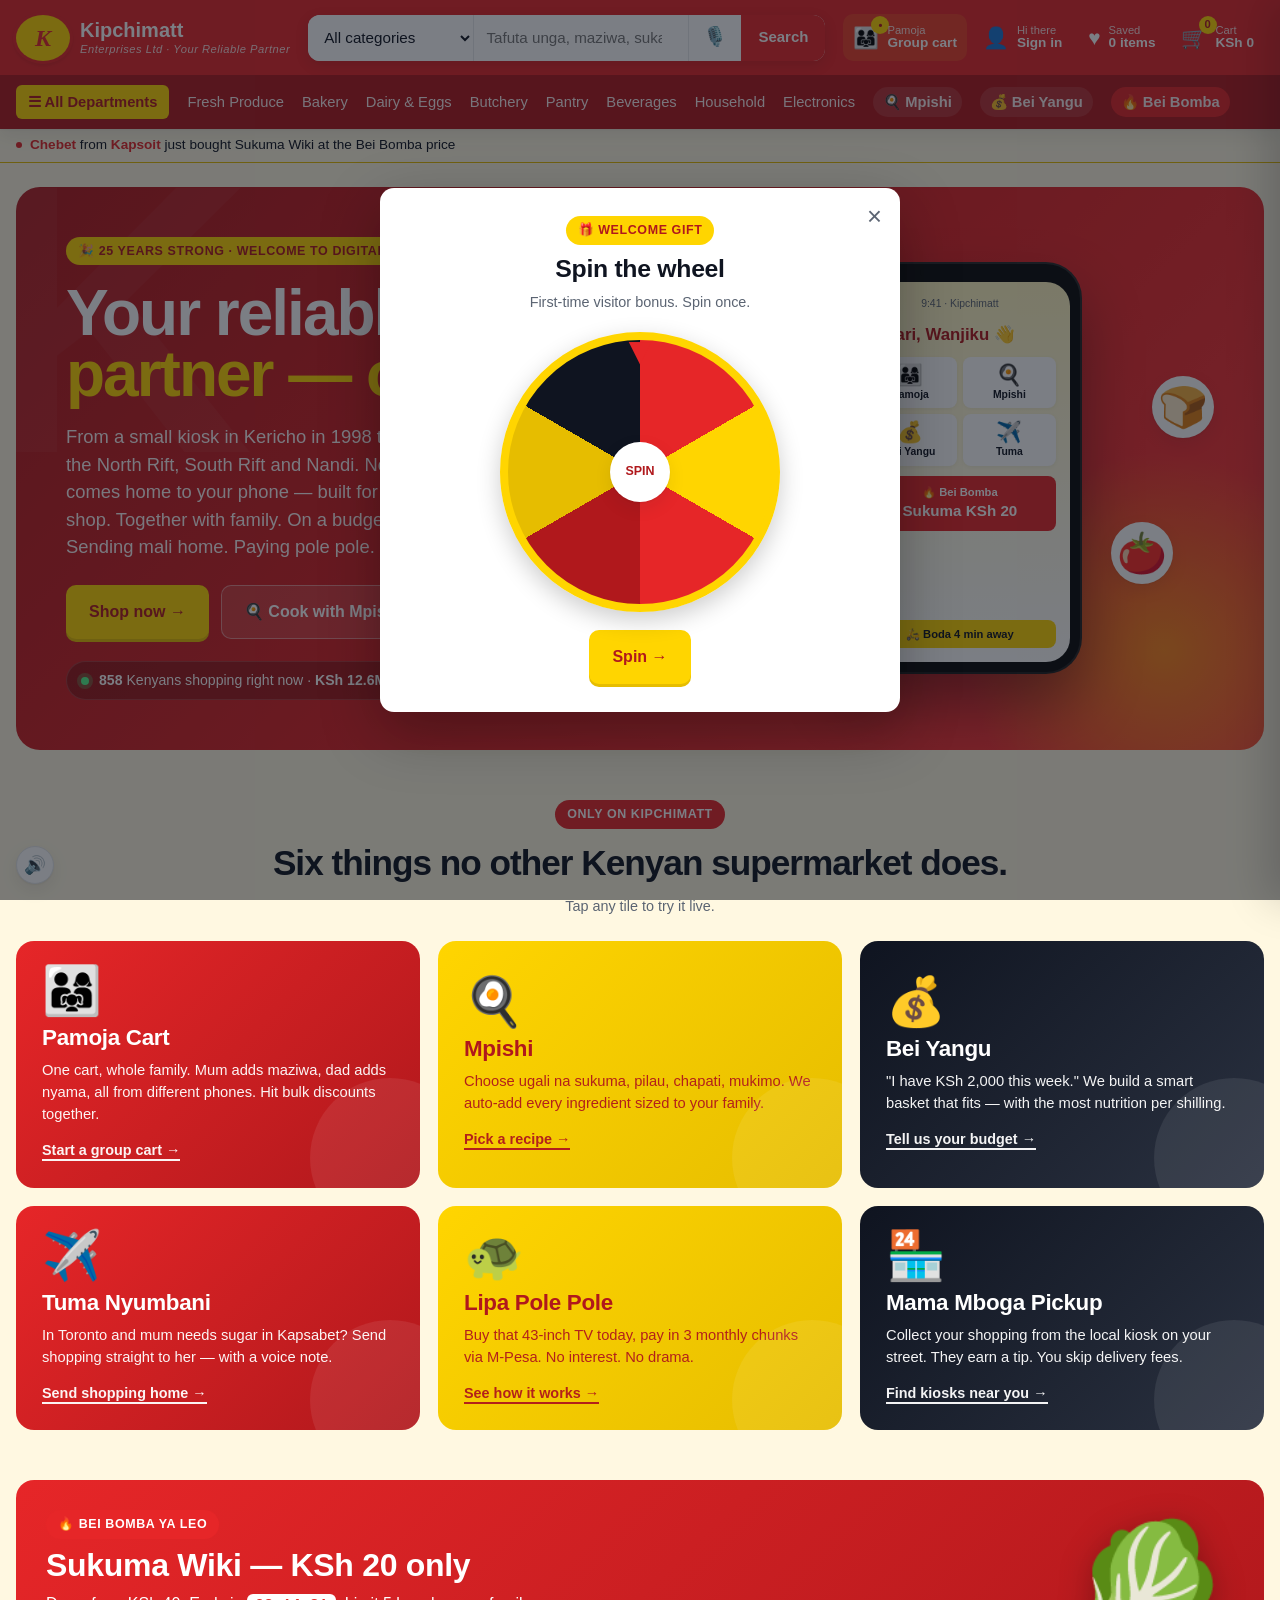
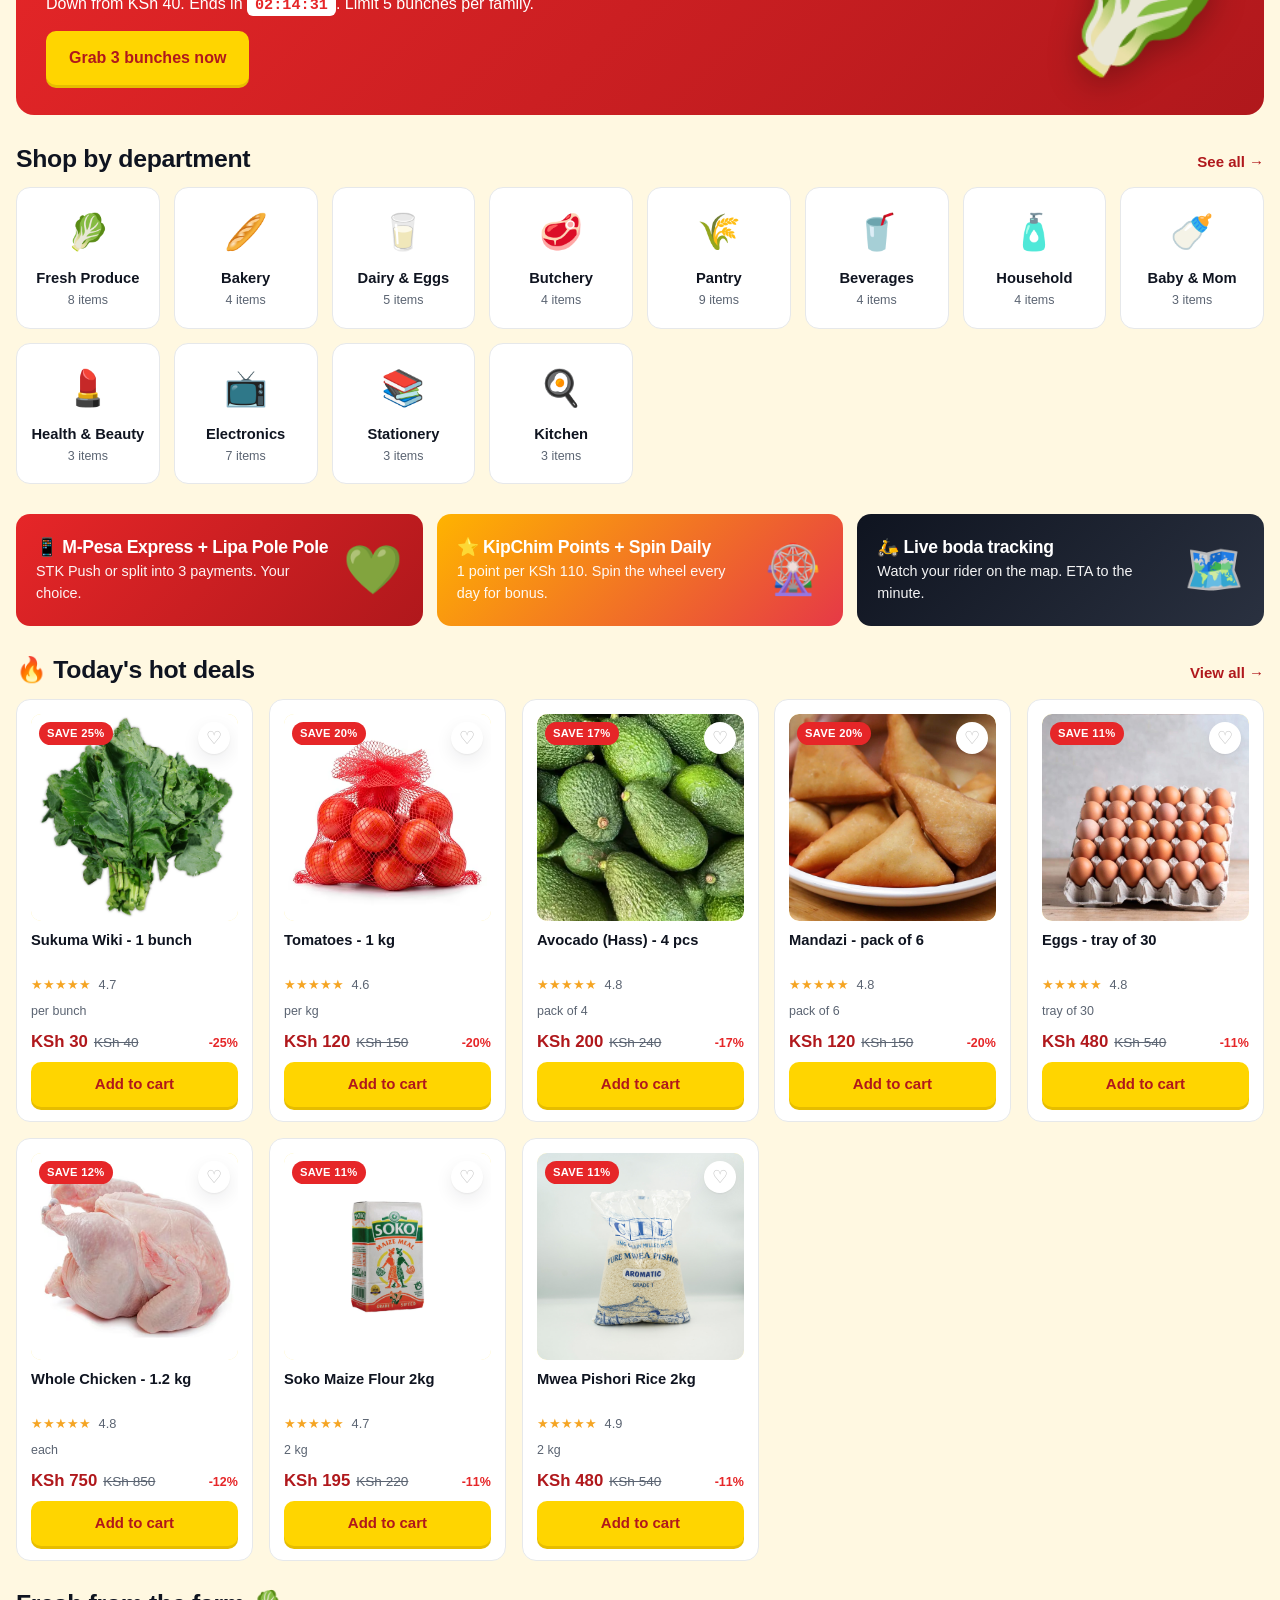
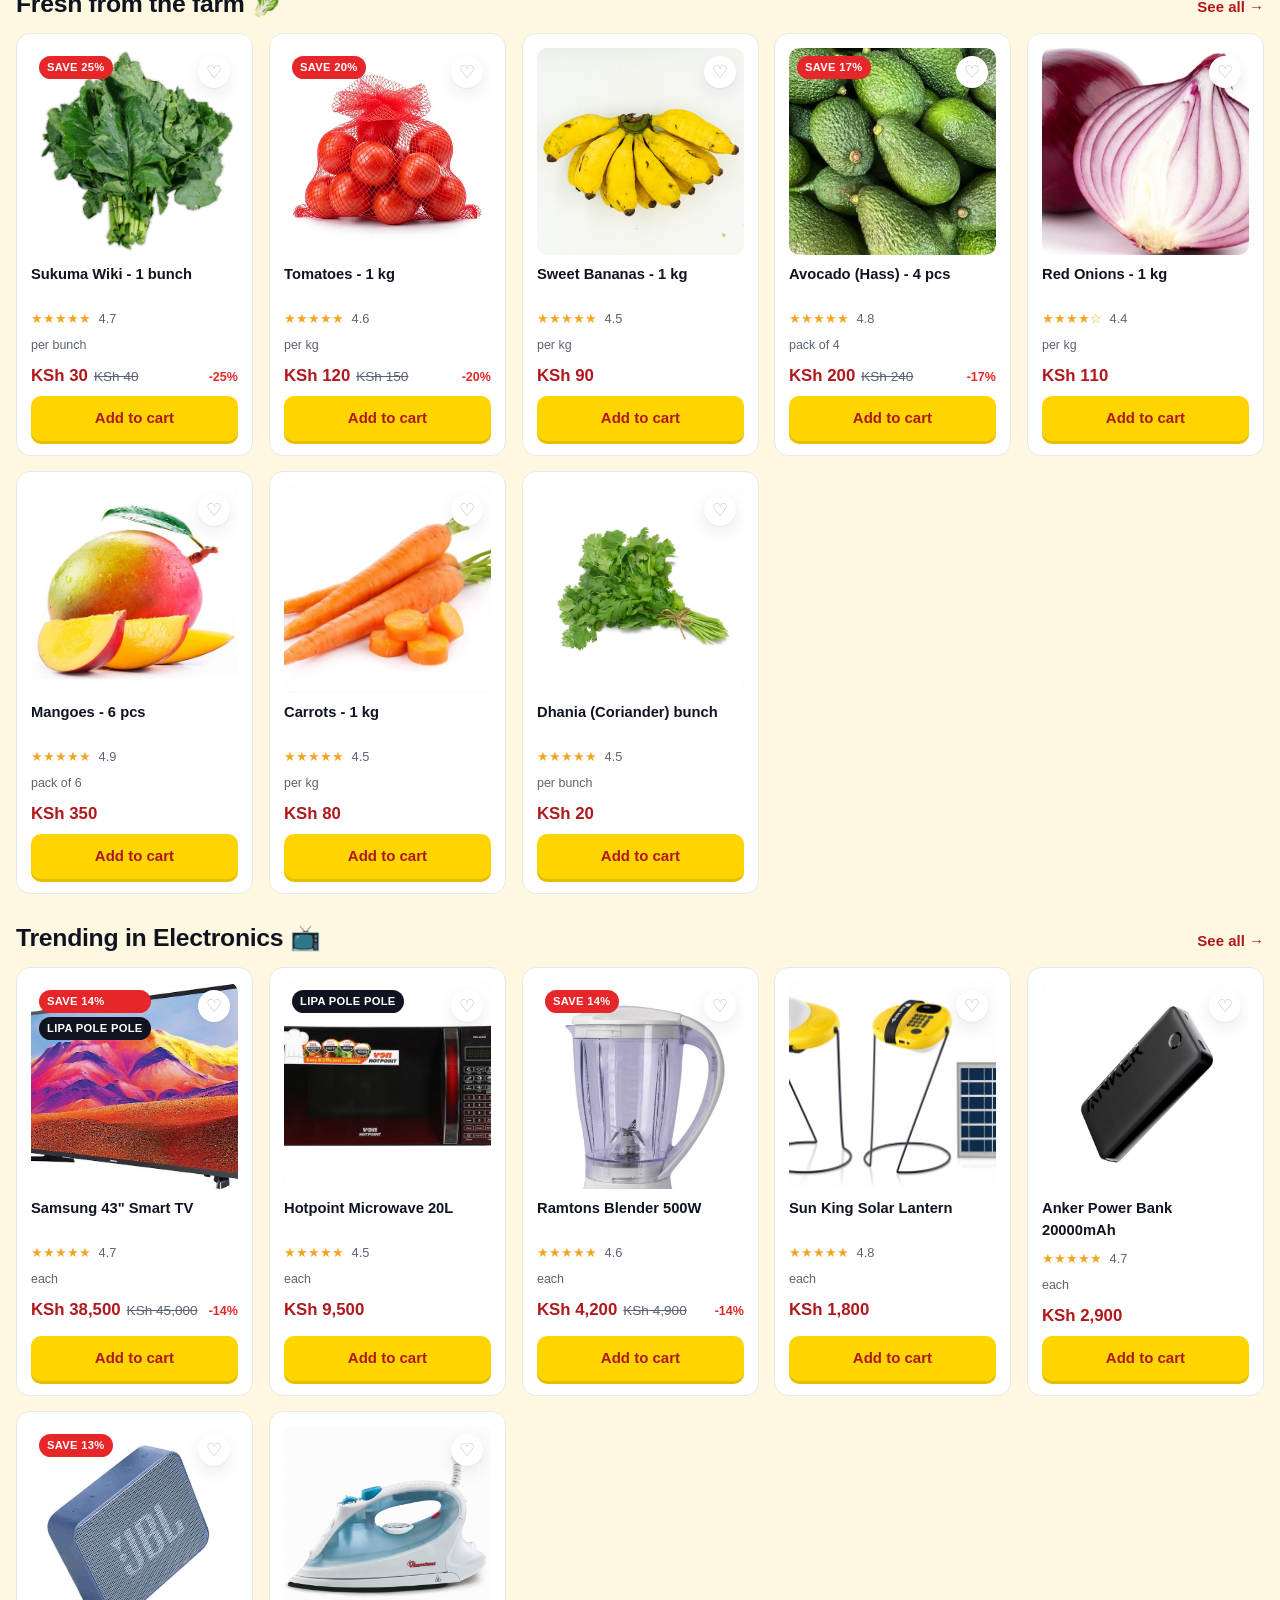
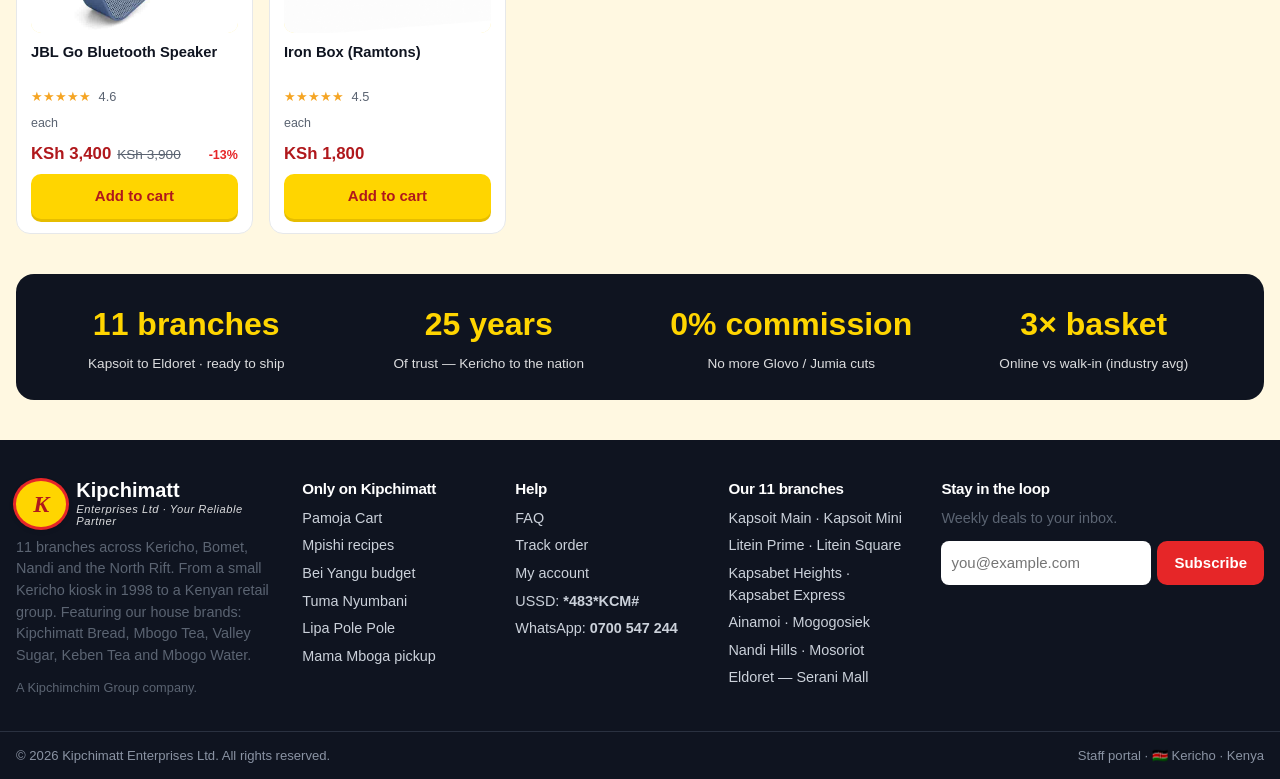
<file: index.html>
<!doctype html>
<html lang="en">
<head>
  <meta charset="utf-8" />
  <meta name="viewport" content="width=device-width, initial-scale=1" />
  <title>Kipchimatt — Your Reliable Partner, online</title>
  <meta name="description" content="Kipchimatt online — your reliable partner for fresh produce, groceries, electronics and house brands. Shop with family on Pamoja Cart, cook with Mpishi, budget with Bei Yangu, send home with Tuma Nyumbani, pay pole pole. A Kipchimchim Group company." />
  <meta name="theme-color" content="#e62628" />
  <link rel="icon" href="data:image/svg+xml;utf8,<svg xmlns='http://www.w3.org/2000/svg' viewBox='0 0 64 64'><ellipse cx='32' cy='32' rx='30' ry='26' fill='%23ffd500' stroke='%23e62628' stroke-width='4'/><text x='50%25' y='62%25' text-anchor='middle' font-family='Georgia,serif' font-style='italic' font-weight='900' font-size='34' fill='%23e62628'>K</text></svg>" />
  <link rel="stylesheet" href="styles.css?v=20260514g" />
</head>
<body>

<!-- ============ TOP TICKER ============ >
<div class="ticker" id="ticker">
  <div class="ticker__track">
    <span>🔥 Bei Bomba ya leo: <strong>Sukuma Wiki KSh 20</strong> only — <span id="tickerTimer">02:14:33</span></span>
    <span>📞 Order via USSD <strong>*483*KCM#</strong> — works on any phone, no internet needed</span>
    <span>💬 WhatsApp <strong>0700 547 244</strong> to order by chat</span>
    <span>🇰🇪 Built in Eldoret, for Kenya</span>
    <span>👨‍👩‍👧 <strong id="liveShoppers">847</strong> Kenyans shopping on Kipchimatt right now</span>
  </div>
</div>

<!-- ============ HEADER ============ -->
<header class="header">
  <div class="container header__row">
    <a href="#" class="brand" data-route="home" aria-label="Kipchimatt home">
      <span class="brand__mark">K</span>
      <span class="brand__text">
        <strong>Kipchimatt</strong>
        <small>Enterprises Ltd · Your Reliable Partner</small>
      </span>
    </a>

    <form class="search" id="searchForm" role="search">
      <select id="searchCategory" aria-label="Search category">
        <option value="all">All categories</option>
      </select>
      <input id="searchInput" type="search" placeholder="Tafuta unga, maziwa, sukari, TV…" aria-label="Search products" />
      <button type="button" class="search__mic" id="micBtn" aria-label="Voice search in Swahili or English" title="Sema kwa Kiswahili au English">🎙️</button>
      <button type="submit" class="btn btn--primary">Search</button>
    </form>

    <div class="header__actions">
      <button class="iconbtn iconbtn--pamoja" data-route="pamoja" aria-label="Pamoja Cart" title="Shop together with family or chama">
        <span class="iconbtn__icon">👨‍👩‍👧<span class="badge badge--gold" id="pamojaBadge" hidden>•</span></span>
        <span class="iconbtn__label"><small>Pamoja</small><strong id="pamojaLabel">Group cart</strong></span>
      </button>
      <button class="iconbtn" data-route="account" aria-label="Account">
        <span class="iconbtn__icon">👤</span>
        <span class="iconbtn__label"><small>Hi there</small><strong id="accountName">Sign in</strong></span>
      </button>
      <button class="iconbtn" data-route="wishlist" aria-label="Wishlist">
        <span class="iconbtn__icon">♥</span>
        <span class="iconbtn__label"><small>Saved</small><strong><span id="wishlistCount">0</span> items</strong></span>
      </button>
      <button class="iconbtn iconbtn--cart" data-route="cart" aria-label="Cart">
        <span class="iconbtn__icon">🛒<span class="badge" id="cartBadge">0</span></span>
        <span class="iconbtn__label"><small>Cart</small><strong>KSh <span id="cartTotalMini">0</span></strong></span>
      </button>
    </div>
  </div>

  <nav class="catnav">
    <div class="container catnav__row">
      <button class="catnav__menu" id="allCategoriesBtn">☰ All Departments</button>
      <a href="#" data-cat="fresh">Fresh Produce</a>
      <a href="#" data-cat="bakery">Bakery</a>
      <a href="#" data-cat="dairy">Dairy &amp; Eggs</a>
      <a href="#" data-cat="butchery">Butchery</a>
      <a href="#" data-cat="pantry">Pantry</a>
      <a href="#" data-cat="beverages">Beverages</a>
      <a href="#" data-cat="household">Household</a>
      <a href="#" data-cat="electronics">Electronics</a>
      <a href="#" data-route="mpishi" class="catnav__special">🍳 Mpishi</a>
      <a href="#" data-route="beiYangu" class="catnav__special">💰 Bei Yangu</a>
      <a href="#" data-route="offers" class="catnav__deals">🔥 Bei Bomba</a>
    </div>
  </nav>
</header>

<!-- Just-bought ticker (live activity bar) -->
<div class="justbought" id="justBought" hidden>
  <div class="container justbought__row">
    <span class="dot"></span>
    <span id="justBoughtMsg">—</span>
  </div>
</div>

<!-- ============ MAIN ============ -->
<main id="main" class="container">

  <!-- ============================================================ -->
  <!-- HOME -->
  <!-- ============================================================ -->
  <section class="view" data-view="home">

    <!-- BOLD HERO -->
    <div class="herox">
      <div class="herox__left">
        <span class="badge-stamp">🎉 25 years strong · Welcome to digital</span>
        <h1 class="herox__title">Your reliable<br/><span>partner — online.</span></h1>
        <p class="herox__lede">From a small kiosk in Kericho in 1998 to 11 supermarkets across the North Rift, South Rift and Nandi. Now Kipchimatt Enterprises comes home to your phone — built for how Kenyans actually shop. Together with family. On a budget. Cooking real food. Sending mali home. Paying pole pole.</p>
        <div class="herox__cta">
          <button class="btn btn--gold btn--lg" data-route="catalog">Shop now →</button>
          <button class="btn btn--ghost-light btn--lg" data-route="mpishi">🍳 Cook with Mpishi</button>
        </div>
        <div class="herox__live">
          <span class="dot dot--live"></span>
          <span><strong id="heroLiveCount">847</strong> Kenyans shopping right now · <strong id="heroSaved">KSh 12.4M</strong> saved this month</span>
        </div>
      </div>
      <div class="herox__right">
        <div class="phonemock">
          <div class="phonemock__notch"></div>
          <div class="phonemock__screen">
            <div class="pm__bar">9:41 · Kipchimatt</div>
            <div class="pm__hero">Habari, Wanjiku 👋</div>
            <div class="pm__grid">
              <div>👨‍👩‍👧<small>Pamoja</small></div>
              <div>🍳<small>Mpishi</small></div>
              <div>💰<small>Bei Yangu</small></div>
              <div>✈️<small>Tuma</small></div>
            </div>
            <div class="pm__deal">🔥 Bei Bomba<br/><strong>Sukuma KSh 20</strong></div>
            <div class="pm__boda">🛵 Boda 4 min away</div>
          </div>
        </div>
        <div class="herox__floats">
          <span style="--d:0s">🥬</span>
          <span style="--d:.3s">🍞</span>
          <span style="--d:.6s">🥛</span>
          <span style="--d:.9s">🍅</span>
        </div>
      </div>
    </div>

    <!-- ONLY ON KIPCHIMATT — the differentiators -->
    <section class="onlykcm">
      <div class="onlykcm__head">
        <span class="badge-stamp badge-stamp--red">ONLY ON KIPCHIMATT</span>
        <h2>Six things no other Kenyan supermarket does.</h2>
        <p class="muted">Tap any tile to try it live.</p>
      </div>
      <div class="onlykcm__grid">
        <button class="ftile ftile--green" data-route="pamoja">
          <span class="ftile__emoji">👨‍👩‍👧</span>
          <h3>Pamoja Cart</h3>
          <p>One cart, whole family. Mum adds maziwa, dad adds nyama, all from different phones. Hit bulk discounts together.</p>
          <span class="ftile__cta">Start a group cart →</span>
        </button>
        <button class="ftile ftile--gold" data-route="mpishi">
          <span class="ftile__emoji">🍳</span>
          <h3>Mpishi</h3>
          <p>Choose ugali na sukuma, pilau, chapati, mukimo. We auto-add every ingredient sized to your family.</p>
          <span class="ftile__cta">Pick a recipe →</span>
        </button>
        <button class="ftile ftile--ink" data-route="beiYangu">
          <span class="ftile__emoji">💰</span>
          <h3>Bei Yangu</h3>
          <p>"I have KSh 2,000 this week." We build a smart basket that fits — with the most nutrition per shilling.</p>
          <span class="ftile__cta">Tell us your budget →</span>
        </button>
        <button class="ftile ftile--green" data-route="tuma">
          <span class="ftile__emoji">✈️</span>
          <h3>Tuma Nyumbani</h3>
          <p>In Toronto and mum needs sugar in Kapsabet? Send shopping straight to her — with a voice note.</p>
          <span class="ftile__cta">Send shopping home →</span>
        </button>
        <button class="ftile ftile--gold" data-route="lipa">
          <span class="ftile__emoji">🐢</span>
          <h3>Lipa Pole Pole</h3>
          <p>Buy that 43-inch TV today, pay in 3 monthly chunks via M-Pesa. No interest. No drama.</p>
          <span class="ftile__cta">See how it works →</span>
        </button>
        <button class="ftile ftile--ink" data-route="mamamboga">
          <span class="ftile__emoji">🏪</span>
          <h3>Mama Mboga Pickup</h3>
          <p>Collect your shopping from the local kiosk on your street. They earn a tip. You skip delivery fees.</p>
          <span class="ftile__cta">Find kiosks near you →</span>
        </button>
      </div>
    </section>

    <!-- BEI BOMBA YA LEO — daily flash deal -->
    <section class="beibomba">
      <div class="beibomba__inner">
        <div>
          <span class="badge-stamp badge-stamp--red">🔥 BEI BOMBA YA LEO</span>
          <h2>Sukuma Wiki — KSh 20 only</h2>
          <p>Down from KSh 40. Ends in <strong id="bombaTimer">02:14:33</strong>. Limit 5 bunches per family.</p>
          <button class="btn btn--gold btn--lg" data-add-deal="p1" data-qty="3">Grab 3 bunches now</button>
        </div>
        <div class="beibomba__veg">🥬</div>
      </div>
    </section>

    <!-- DEPARTMENTS -->
    <section class="categories">
      <div class="section__head">
        <h2>Shop by department</h2>
        <a href="#" data-route="catalog">See all →</a>
      </div>
      <div class="cat-grid" id="catGrid"></div>
    </section>

    <!-- BANNERS -->
    <section class="banners">
      <div class="banner banner--mpesa">
        <div>
          <h3>📱 M-Pesa Express + Lipa Pole Pole</h3>
          <p>STK Push or split into 3 payments. Your choice.</p>
        </div>
        <div class="banner__icon">💚</div>
      </div>
      <div class="banner banner--rewards">
        <div>
          <h3>⭐ KipChim Points + Spin Daily</h3>
          <p>1 point per KSh 110. Spin the wheel every day for bonus.</p>
        </div>
        <div class="banner__icon">🎡</div>
      </div>
      <div class="banner banner--delivery">
        <div>
          <h3>🛵 Live boda tracking</h3>
          <p>Watch your rider on the map. ETA to the minute.</p>
        </div>
        <div class="banner__icon">🗺️</div>
      </div>
    </section>

    <section>
      <div class="section__head">
        <h2>🔥 Today's hot deals</h2>
        <a href="#" data-route="offers">View all →</a>
      </div>
      <div class="product-grid" id="dealsGrid"></div>
    </section>

    <section>
      <div class="section__head">
        <h2>Fresh from the farm 🥬</h2>
        <a href="#" data-cat="fresh">See all →</a>
      </div>
      <div class="product-grid" id="freshGrid"></div>
    </section>

    <section>
      <div class="section__head">
        <h2>Trending in Electronics 📺</h2>
        <a href="#" data-cat="electronics">See all →</a>
      </div>
      <div class="product-grid" id="electronicsGrid"></div>
    </section>

    <!-- WHY KIPCHIMATT for the directors -->
    <section class="whystrip">
      <div><strong>11 branches</strong><span>Kapsoit to Eldoret · ready to ship</span></div>
      <div><strong>25 years</strong><span>Of trust — Kericho to the nation</span></div>
      <div><strong>0% commission</strong><span>No more Glovo / Jumia cuts</span></div>
      <div><strong>3× basket</strong><span>Online vs walk-in (industry avg)</span></div>
    </section>
  </section>

  <!-- ============================================================ -->
  <!-- PAMOJA CART -->
  <!-- ============================================================ -->
  <section class="view" data-view="pamoja" hidden>
    <div class="page-hero page-hero--green">
      <span class="badge-stamp">ONLY ON KIPCHIMATT</span>
      <h1>👨‍👩‍👧 Pamoja Cart</h1>
      <p>One shared cart for the whole family or chama. Everyone adds from their own phone. We split the bill, hit the bulk discount, deliver to one address.</p>
    </div>
    <div id="pamojaView"></div>
  </section>

  <!-- ============================================================ -->
  <!-- MPISHI -->
  <!-- ============================================================ -->
  <section class="view" data-view="mpishi" hidden>
    <div class="page-hero page-hero--gold">
      <span class="badge-stamp">ONLY ON KIPCHIMATT</span>
      <h1>🍳 Mpishi — your shopping chef</h1>
      <p>Pick a Kenyan favourite. Tell us how many you're cooking for. We add every ingredient to your cart, sized perfectly. No more "ah, I forgot dhania."</p>
    </div>
    <div class="recipe-grid" id="recipeGrid"></div>
  </section>

  <!-- ============================================================ -->
  <!-- BEI YANGU -->
  <!-- ============================================================ -->
  <section class="view" data-view="beiYangu" hidden>
    <div class="page-hero page-hero--ink">
      <span class="badge-stamp">ONLY ON KIPCHIMATT</span>
      <h1>💰 Bei Yangu — shop to your budget</h1>
      <p>Tell us how much you have. We build the smartest basket of essentials that fits — maximising calories, freshness and variety per shilling.</p>
    </div>
    <div class="bbuilder" id="bbuilderView"></div>
  </section>

  <!-- ============================================================ -->
  <!-- TUMA NYUMBANI -->
  <!-- ============================================================ -->
  <section class="view" data-view="tuma" hidden>
    <div class="page-hero page-hero--green">
      <span class="badge-stamp">ONLY ON KIPCHIMATT</span>
      <h1>✈️ Tuma Nyumbani</h1>
      <p>For everyone in the diaspora — and everyone in Nairobi who has folks upcountry. Send a full shop to your family with a personal voice note attached.</p>
    </div>
    <div class="tuma" id="tumaView"></div>
  </section>

  <!-- ============================================================ -->
  <!-- LIPA POLE POLE -->
  <!-- ============================================================ -->
  <section class="view" data-view="lipa" hidden>
    <div class="page-hero page-hero--gold">
      <span class="badge-stamp">ONLY ON KIPCHIMATT</span>
      <h1>🐢 Lipa Pole Pole</h1>
      <p>Buy now. Pay in 3. Zero interest. Available on items above KSh 5,000. Approval in 60 seconds via M-Pesa.</p>
    </div>
    <div class="lipa" id="lipaView"></div>
  </section>

  <!-- ============================================================ -->
  <!-- MAMA MBOGA -->
  <!-- ============================================================ -->
  <section class="view" data-view="mamamboga" hidden>
    <div class="page-hero page-hero--ink">
      <span class="badge-stamp">ONLY ON KIPCHIMATT</span>
      <h1>🏪 Mama Mboga Pickup</h1>
      <p>1,200+ neighbourhood kiosks now act as Kipchimatt collection points. Skip the delivery fee. Walk 200m. Mama earns a small tip. Win-win-win.</p>
    </div>
    <div class="mboga" id="mbogaView"></div>
  </section>

  <!-- ============================================================ -->
  <!-- CATALOG -->
  <!-- ============================================================ -->
  <section class="view" data-view="catalog" hidden>
    <div class="catalog">
      <aside class="filters" aria-label="Filters">
        <h3>Filters</h3>
        <div class="filter">
          <h4>Category</h4>
          <ul id="filterCategories" class="filter__list"></ul>
        </div>
        <div class="filter">
          <h4>Price (KSh)</h4>
          <div class="filter__price">
            <input type="number" id="priceMin" placeholder="Min" min="0" />
            <span>—</span>
            <input type="number" id="priceMax" placeholder="Max" min="0" />
          </div>
          <button class="btn btn--ghost btn--sm" id="applyPrice">Apply</button>
        </div>
        <div class="filter">
          <h4>Offers</h4>
          <ul class="filter__list">
            <li><label><input type="checkbox" id="onlyDeals"> On offer</label></li>
            <li><label><input type="checkbox" id="onlyLipa"> Lipa Pole Pole eligible</label></li>
          </ul>
        </div>
        <button class="btn btn--ghost btn--block" id="clearFilters">Clear filters</button>
      </aside>
      <div class="catalog__main">
        <div class="catalog__head">
          <div>
            <h2 id="catalogTitle">All products</h2>
            <p class="muted" id="catalogCount">—</p>
          </div>
          <div class="sort">
            <label for="sortBy">Sort:</label>
            <select id="sortBy">
              <option value="relevance">Relevance</option>
              <option value="price-asc">Price: Low to High</option>
              <option value="price-desc">Price: High to Low</option>
              <option value="rating">Top rated</option>
            </select>
          </div>
        </div>
        <div class="product-grid" id="catalogGrid"></div>
      </div>
    </div>
  </section>

  <!-- ============================================================ -->
  <!-- PRODUCT DETAIL -->
  <!-- ============================================================ -->
  <section class="view" data-view="product" hidden>
    <a href="#" class="back" data-route="catalog">← Back to results</a>
    <div class="pdp" id="pdp"></div>
  </section>

  <!-- ============================================================ -->
  <!-- CART -->
  <!-- ============================================================ -->
  <section class="view" data-view="cart" hidden>
    <h1>Your cart</h1>
    <div class="cart" id="cartView"></div>
  </section>

  <!-- ============================================================ -->
  <!-- CHECKOUT -->
  <!-- ============================================================ -->
  <section class="view" data-view="checkout" hidden>
    <h1>Checkout</h1>
    <div class="checkout" id="checkoutView"></div>
  </section>

  <!-- OFFERS -->
  <section class="view" data-view="offers" hidden>
    <div class="section__head">
      <h2>🔥 Bei Bomba — all current deals</h2>
      <p class="muted">Updated daily across every department.</p>
    </div>
    <div class="product-grid" id="offersGrid"></div>
  </section>

  <!-- ACCOUNT -->
  <section class="view" data-view="account" hidden>
    <h1>My Account</h1>
    <div class="account" id="accountView"></div>
  </section>

  <!-- ORDERS -->
  <section class="view" data-view="orders" hidden>
    <h1>My Orders</h1>
    <div id="ordersView"></div>
  </section>

  <!-- WISHLIST -->
  <section class="view" data-view="wishlist" hidden>
    <h1>My Wishlist</h1>
    <div class="product-grid" id="wishlistGrid"></div>
    <p class="muted" id="wishlistEmpty" hidden>Your wishlist is empty. Tap the ♥ on any product to save it for later.</p>
  </section>

  <!-- HELP -->
  <section class="view" data-view="help" hidden>
    <h1>Help &amp; Support</h1>
    <div class="help">
      <details open><summary>How does delivery work?</summary><p>We deliver same-day in Eldoret, Nairobi, Kisumu, Nakuru and Mombasa for orders placed before 2pm. Boda riders for under 10kg, vans for big shops. Live tracking on every order.</p></details>
      <details><summary>What is Pamoja Cart?</summary><p>A shared cart for households or chamas. Start one, share the link, everyone adds from their phone. We pool the order to unlock bulk discounts.</p></details>
      <details><summary>What is Lipa Pole Pole?</summary><p>Pay-later for items above KSh 5,000. Split the cost into 3 monthly payments via M-Pesa. Zero interest if you pay on time.</p></details>
      <details><summary>How does Tuma Nyumbani work?</summary><p>Choose products, then in checkout select "Send to someone else" — enter their address and phone. Optionally record a voice note that we deliver with the package.</p></details>
      <details><summary>Can I order without a smartphone?</summary><p>Yes. Dial <strong>*483*KCM#</strong> on any phone, or WhatsApp <strong>0700 547 244</strong>. Our team will help you place the order.</p></details>
      <details><summary>Talk to a human</summary><p>Call <strong>0700 KIPCHIMATT</strong>, 7am–9pm daily. Or pop into any branch.</p></details>
    </div>
  </section>

  <!-- ============================================================ -->
  <!-- ADMIN PORTAL (staff only) -->
  <!-- ============================================================ -->
  <section class="view view--full" data-view="admin" hidden>
    <div id="adminView"></div>
  </section>

</main>

<!-- ============ FOOTER ============ -->
<footer class="footer">
  <div class="container footer__grid">
    <div>
      <div class="brand brand--footer">
        <span class="brand__mark">K</span>
        <span class="brand__text"><strong>Kipchimatt</strong><small>Enterprises Ltd · Your Reliable Partner</small></span>
      </div>
      <p class="muted">11 branches across Kericho, Bomet, Nandi and the North Rift. From a small Kericho kiosk in 1998 to a Kenyan retail group. Featuring our house brands: Kipchimatt Bread, Mbogo Tea, Valley Sugar, Keben Tea and Mbogo Water.</p>
      <p class="muted" style="font-size:.8rem">A Kipchimchim Group company.</p>
    </div>
    <div>
      <h4>Only on Kipchimatt</h4>
      <ul class="links">
        <li><a href="#" data-route="pamoja">Pamoja Cart</a></li>
        <li><a href="#" data-route="mpishi">Mpishi recipes</a></li>
        <li><a href="#" data-route="beiYangu">Bei Yangu budget</a></li>
        <li><a href="#" data-route="tuma">Tuma Nyumbani</a></li>
        <li><a href="#" data-route="lipa">Lipa Pole Pole</a></li>
        <li><a href="#" data-route="mamamboga">Mama Mboga pickup</a></li>
      </ul>
    </div>
    <div>
      <h4>Help</h4>
      <ul class="links">
        <li><a href="#" data-route="help">FAQ</a></li>
        <li><a href="#" data-route="orders">Track order</a></li>
        <li><a href="#" data-route="account">My account</a></li>
        <li>USSD: <strong>*483*KCM#</strong></li>
        <li>WhatsApp: <strong>0700 547 244</strong></li>
      </ul>
    </div>
    <div>
      <h4>Our 11 branches</h4>
      <ul class="links">
        <li>Kapsoit Main · Kapsoit Mini</li>
        <li>Litein Prime · Litein Square</li>
        <li>Kapsabet Heights · Kapsabet Express</li>
        <li>Ainamoi · Mogogosiek</li>
        <li>Nandi Hills · Mosoriot</li>
        <li>Eldoret — Serani Mall</li>
      </ul>
    </div>
    <div>
      <h4>Stay in the loop</h4>
      <p class="muted">Weekly deals to your inbox.</p>
      <form class="newsletter" onsubmit="event.preventDefault();this.querySelector('button').textContent='✓ Asante!';">
        <input type="email" placeholder="you@example.com" required />
        <button class="btn btn--primary">Subscribe</button>
      </form>
    </div>
  </div>
  <div class="footer__legal container">
    <span>© <span id="year"></span> Kipchimatt Enterprises Ltd. All rights reserved.</span>
    <span><a href="#" data-route="admin" style="color:#8a93a3">Staff portal</a> · 🇰🇪 Kericho · Kenya</span>
  </div>
</footer>

<!-- Toast -->
<div id="toast" class="toast" role="status" aria-live="polite"></div>

<!-- Modal -->
<div id="modal" class="modal" hidden>
  <div class="modal__backdrop" data-close></div>
  <div class="modal__panel" role="dialog" aria-modal="true">
    <button class="modal__close" data-close aria-label="Close">×</button>
    <div id="modalBody"></div>
  </div>
</div>

<!-- Mute toggle for sound effects -->
<button class="mute" id="muteBtn" aria-label="Toggle sound effects" title="Sound on/off">🔊</button>

<!-- Cart drawer (slides in when adding) -->
<div id="cartDrawerOverlay" class="cdrawer__overlay"></div>
<aside id="cartDrawer" class="cdrawer" aria-hidden="true">
  <div class="cdrawer__head">
    <h3>🛒 Just added</h3>
    <button class="cdrawer__close" data-drawer-close aria-label="Close">×</button>
  </div>
  <div class="cdrawer__body" id="cartDrawerBody"></div>
  <div class="cdrawer__foot">
    <div class="cdrawer__progress">
      <div class="cdrawer__progress-text" id="cdProgressText">—</div>
      <div class="cdrawer__progress-bar"><div class="cdrawer__progress-fill" id="cdProgressFill" style="width:0%"></div></div>
    </div>
    <div class="cdrawer__total"><span>Subtotal</span><strong id="cdTotal">KSh 0</strong></div>
    <div class="cdrawer__cta">
      <button class="btn btn--ghost" data-drawer-close>Continue</button>
      <button class="btn btn--gold" data-route="cart">View cart →</button>
    </div>
  </div>
</aside>

<!-- Voice listening overlay -->
<div id="voice" class="voice" hidden>
  <div class="voice__panel">
    <div class="voice__pulse"><div></div><div></div><div></div></div>
    <p>Sikiliza... <small>Sema kwa Kiswahili au English</small></p>
    <p id="voiceHeard" class="voice__heard"></p>
    <button class="btn btn--ghost" data-close-voice>Cancel</button>
  </div>
</div>

<script src="app.js?v=20260514g"></script>
</body>
</html>
</file>
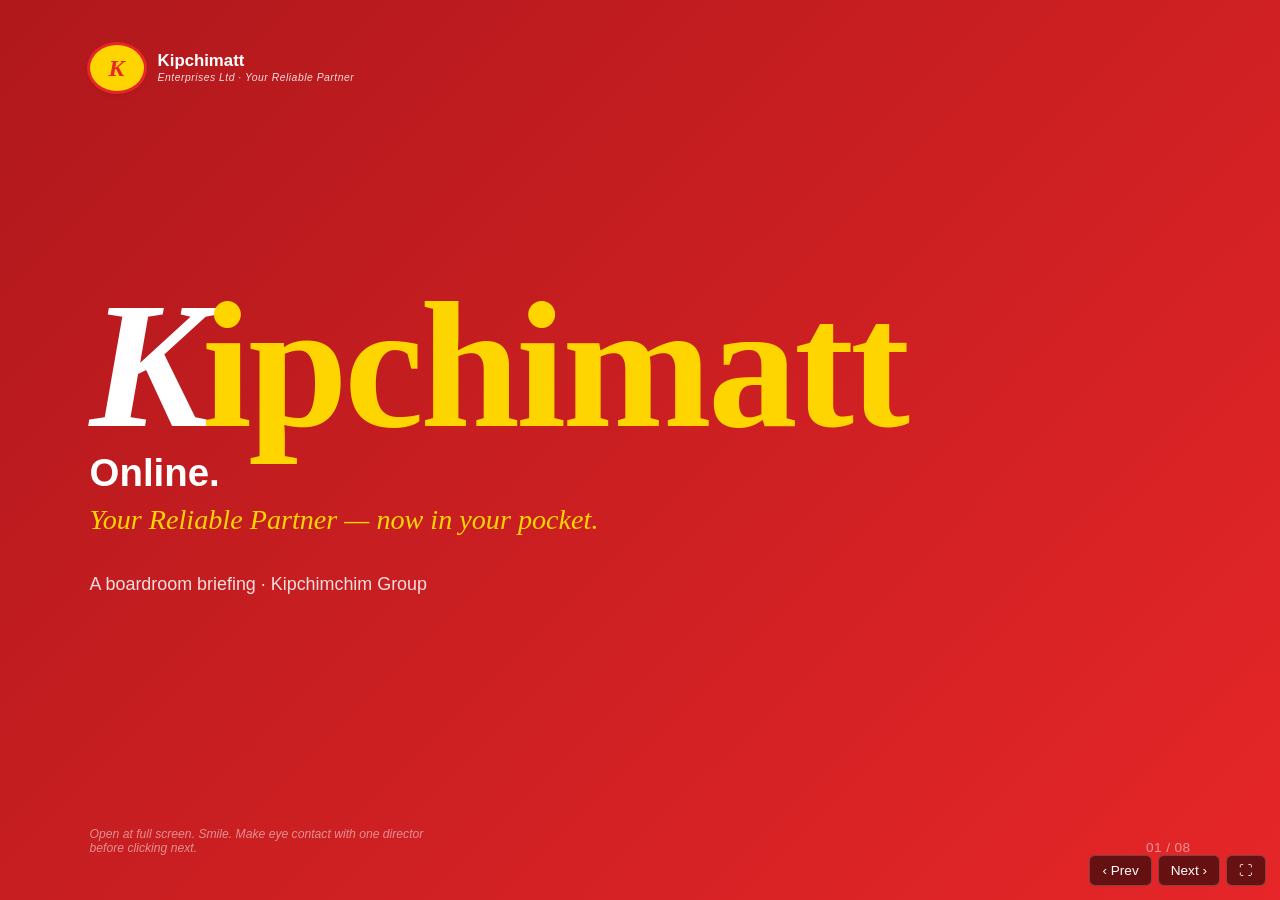
<file: DECK.html>
<!doctype html>
<html lang="en">
<head>
<meta charset="utf-8" />
<meta name="viewport" content="width=device-width, initial-scale=1" />
<title>Kipchimatt Online — Boardroom Deck</title>
<style>
  :root{
    --red:#e62628; --red-d:#b0181c; --yellow:#ffd500; --yellow-d:#e6bd00;
    --ink:#0f1420; --ink-2:#2a3140; --muted:#5b6472;
  }
  *{box-sizing:border-box}
  html,body{margin:0;height:100%;font-family:-apple-system,BlinkMacSystemFont,"Segoe UI",Roboto,Helvetica,Arial,sans-serif;background:#000;color:var(--ink);overflow:hidden}
  .deck{position:relative;height:100vh;width:100vw}
  .slide{position:absolute;inset:0;display:none;padding:5vh 7vw;flex-direction:column;justify-content:center;animation:fade .35s ease-out}
  .slide.is-active{display:flex}
  @keyframes fade{from{opacity:0;transform:translateY(8px)}to{opacity:1;transform:translateY(0)}}

  /* Brand mark */
  .brand{display:inline-flex;align-items:center;gap:14px;position:absolute;top:5vh;left:7vw}
  .brand__mark{width:54px;height:46px;border-radius:50%;background:var(--yellow);color:var(--red);font-weight:900;font-size:1.5rem;display:grid;place-items:center;box-shadow:0 0 0 3px var(--red),0 2px 6px rgba(0,0,0,.2);font-family:Georgia,serif;font-style:italic}
  .brand__text{display:flex;flex-direction:column;line-height:1}
  .brand__text strong{font-size:1.05rem;letter-spacing:0;color:#fff}
  .brand__text small{opacity:.85;font-size:.65rem;letter-spacing:.5px;margin-top:3px;color:#fff;font-style:italic}
  .slide--light .brand__text strong,.slide--light .brand__text small{color:var(--ink)}

  /* Slide chrome */
  .slidenum{position:absolute;bottom:5vh;right:7vw;font-size:.85rem;color:rgba(255,255,255,.5);letter-spacing:.4px;font-variant-numeric:tabular-nums}
  .slide--light .slidenum{color:var(--muted)}

  /* Slide variants */
  .slide--red    {background:linear-gradient(135deg,var(--red-d) 0%,var(--red) 100%);color:#fff}
  .slide--yellow {background:linear-gradient(135deg,var(--yellow) 0%,var(--yellow-d) 100%);color:var(--ink)}
  .slide--ink    {background:linear-gradient(135deg,var(--ink) 0%,var(--ink-2) 100%);color:#fff}
  .slide--light  {background:#fff8e1;color:var(--ink)}

  h1{font-size:5.5vw;margin:0 0 2vh;line-height:1;letter-spacing:-.02em;font-weight:900}
  h2{font-size:3.4vw;margin:0 0 2vh;line-height:1.05;font-weight:900;letter-spacing:-.01em}
  h3{font-size:2vw;margin:0 0 1vh;font-weight:800}
  p{font-size:1.6vw;line-height:1.4;margin:0 0 1.5vh;max-width:80ch}
  small,.small{font-size:1.1vw;opacity:.75;font-style:italic}
  .lede{font-size:2vw;line-height:1.3;max-width:75ch;opacity:.95}
  ul{padding-left:1.4em;font-size:1.6vw;line-height:1.5}
  li{margin-bottom:.6vh}
  strong.accent{color:var(--yellow)}
  .slide--yellow strong.accent,.slide--light strong.accent{color:var(--red)}

  /* Title slide */
  .title-mark{font-size:14vw;line-height:.85;font-weight:900;letter-spacing:-.04em;font-family:Georgia,serif;font-style:italic}
  .title-mark .ipchimatt{font-style:normal;font-family:inherit;font-weight:900;color:var(--yellow);letter-spacing:-.02em}
  .slide--yellow .title-mark .ipchimatt{color:var(--ink)}
  .title-tagline{font-family:Georgia,serif;font-style:italic;color:var(--yellow);font-size:2.2vw;margin-top:1vh}
  .slide--yellow .title-tagline{color:var(--red)}

  /* Big numbers slide */
  .stats{display:grid;grid-template-columns:repeat(3,1fr);gap:4vw;margin-top:3vh}
  .stat strong{display:block;font-size:6vw;font-weight:900;line-height:1;color:var(--yellow);letter-spacing:-.02em}
  .slide--yellow .stat strong,.slide--light .stat strong{color:var(--red)}
  .stat span{display:block;font-size:1.3vw;margin-top:1vh;opacity:.95}

  /* Feature grid */
  .features{display:grid;grid-template-columns:repeat(3,1fr);gap:2vw;margin-top:3vh}
  .feat{background:rgba(255,255,255,.08);border:1px solid rgba(255,255,255,.18);padding:2.2vw;border-radius:14px}
  .slide--light .feat,.slide--yellow .feat{background:#fff;border-color:#e6e8ea;box-shadow:0 6px 18px rgba(0,0,0,.06)}
  .feat__emoji{font-size:3vw;line-height:1;margin-bottom:1vh}
  .feat h3{font-size:1.4vw;margin-bottom:.6vh}
  .feat p{font-size:1.05vw;margin:0;opacity:.9}

  /* The ask slide */
  .ask{display:grid;grid-template-columns:80px 1fr;gap:1.5vw 2vw;align-items:center;margin-top:3vh}
  .ask__num{width:60px;height:60px;border-radius:50%;background:var(--yellow);color:var(--red);font-weight:900;font-size:1.8vw;display:grid;place-items:center;font-family:Georgia,serif;font-style:italic}
  .slide--yellow .ask__num{background:var(--red);color:var(--yellow)}
  .ask__what{font-size:1.6vw;line-height:1.3}
  .ask__what strong{font-weight:900}

  /* Closing slide */
  .closing-question{font-size:6vw;font-weight:900;letter-spacing:-.02em;line-height:1}
  .closing-tag{font-size:1.5vw;margin-top:3vh;font-style:italic;opacity:.85}

  /* Speaker hint (bottom-left, only visible to presenter) */
  .hint{position:absolute;bottom:5vh;left:7vw;font-size:.95vw;opacity:.5;font-style:italic;max-width:50ch}

  /* Nav controls */
  .nav{position:fixed;bottom:14px;right:14px;display:flex;gap:6px;z-index:10}
  .nav button{background:rgba(0,0,0,.55);color:#fff;border:1px solid rgba(255,255,255,.2);padding:7px 12px;border-radius:6px;font-size:.85rem;cursor:pointer}
  .nav button:hover{background:rgba(0,0,0,.8)}

  /* Print: each slide on a page (for handout) */
  @media print{
    @page { size: A4 landscape; margin: 0; }
    html,body{height:auto;overflow:visible;background:#fff}
    .deck{height:auto}
    .slide{display:flex !important;page-break-after:always;height:100vh;position:relative;animation:none}
    .nav{display:none}
  }
</style>
</head>
<body>

<div class="deck">

  <!-- 1. TITLE -->
  <section class="slide is-active slide--red" data-i="1">
    <span class="brand"><span class="brand__mark">K</span><span class="brand__text"><strong>Kipchimatt</strong><small>Enterprises Ltd · Your Reliable Partner</small></span></span>
    <div class="title-mark">K<span class="ipchimatt">ipchimatt</span></div>
    <div style="font-size:3vw;font-weight:900;margin-top:1vh">Online.</div>
    <div class="title-tagline">Your Reliable Partner — now in your pocket.</div>
    <p style="margin-top:4vh;font-size:1.4vw;opacity:.85">A boardroom briefing · Kipchimchim Group</p>
    <span class="slidenum">01 / 08</span>
    <span class="hint">Open at full screen. Smile. Make eye contact with one director before clicking next.</span>
  </section>

  <!-- 2. THE PROBLEM -->
  <section class="slide slide--ink" data-i="2">
    <span class="brand"><span class="brand__mark">K</span><span class="brand__text"><strong>Kipchimatt</strong><small>Enterprises Ltd · Your Reliable Partner</small></span></span>
    <h2>Three things are happening<br/>in Kenyan retail right now.</h2>
    <ul>
      <li>Our customers are <strong class="accent">shopping by phone</strong>. Naivas, Carrefour, Quickmart all have apps. Glovo and Bolt push supermarket delivery hard. <strong class="accent">We are the only major North-Rift supermarket without one.</strong></li>
      <li>When our customers <em>do</em> shop us online, they go through <strong class="accent">Glovo — who take 18-25%</strong> of every order. Our margin disappearing into Spain.</li>
      <li>We have something they don't: <strong class="accent">25 years of trust</strong>, 11 stores across the North Rift and Nandi, our own bakery, our own Mbogo Tea, our own Valley Sugar, our own water. We have <em>brand</em>. We just aren't putting it to work online.</li>
    </ul>
    <span class="slidenum">02 / 08</span>
    <span class="hint">Read this slowly. Let "into Spain" land. Pause after.</span>
  </section>

  <!-- 3. THE SOLUTION -->
  <section class="slide slide--light" data-i="3">
    <span class="brand"><span class="brand__mark">K</span><span class="brand__text"><strong>Kipchimatt</strong><small>Enterprises Ltd · Your Reliable Partner</small></span></span>
    <h2>Six things no other Kenyan<br/>supermarket app does.</h2>
    <p class="lede">All built. All clickable. All on your screens right now.</p>
    <div class="features">
      <div class="feat"><div class="feat__emoji">👨‍👩‍👧</div><h3>Pamoja Cart</h3><p>One shared cart. Whole family. Different phones.</p></div>
      <div class="feat"><div class="feat__emoji">🍳</div><h3>Mpishi</h3><p>Pick a recipe. We add every ingredient sized to your family.</p></div>
      <div class="feat"><div class="feat__emoji">💰</div><h3>Bei Yangu</h3><p>"I have KSh 2,000." Smart basket auto-built to budget.</p></div>
      <div class="feat"><div class="feat__emoji">✈️</div><h3>Tuma Nyumbani</h3><p>Diaspora sends shopping home. Voice note included.</p></div>
      <div class="feat"><div class="feat__emoji">🐢</div><h3>Lipa Pole Pole</h3><p>3 M-Pesa instalments on items above KSh 5,000.</p></div>
      <div class="feat"><div class="feat__emoji">🏪</div><h3>Mama Mboga Pickup</h3><p>Local kiosks become our last-mile partners.</p></div>
    </div>
    <span class="slidenum">03 / 08</span>
    <span class="hint">After this, hand the laptop to the directors. Demo for 3 minutes.</span>
  </section>

  <!-- 4. DEMO PROMPT -->
  <section class="slide slide--yellow" data-i="4">
    <span class="brand"><span class="brand__mark">K</span><span class="brand__text"><strong>Kipchimatt</strong><small>Enterprises Ltd · Your Reliable Partner</small></span></span>
    <h1 style="font-size:8vw">Let's open it.</h1>
    <p class="lede" style="margin-top:2vh">Three minutes of clicks. Then we'll talk numbers.</p>
    <div style="margin-top:5vh;display:grid;grid-template-columns:repeat(2,1fr);gap:1.4vw 3vw;font-size:1.4vw">
      <div>① &nbsp; Spin-the-wheel welcome</div>
      <div>② &nbsp; Pamoja Cart — add demo members</div>
      <div>③ &nbsp; Mpishi — Pilau ya Nyama → Add 5 ingredients</div>
      <div>④ &nbsp; Bei Yangu — slide budget to KSh 2,000</div>
      <div>⑤ &nbsp; Voice search — "Tafuta unga ya Soko"</div>
      <div>⑥ &nbsp; Bei Tracker — 30-day price chart</div>
      <div>⑦ &nbsp; Tuma Nyumbani — voice note demo</div>
      <div>⑧ &nbsp; Lipa Pole Pole — TV split into 3</div>
    </div>
    <span class="slidenum">04 / 08</span>
    <span class="hint">Switch tab to the live URL. Don't return to slides for 3 minutes.</span>
  </section>

  <!-- 5. THE NUMBERS -->
  <section class="slide slide--ink" data-i="5">
    <span class="brand"><span class="brand__mark">K</span><span class="brand__text"><strong>Kipchimatt</strong><small>Enterprises Ltd · Your Reliable Partner</small></span></span>
    <h2>The numbers, conservative.</h2>
    <p class="lede">If just 1% of our 22,000 daily walk-ins across 11 branches migrate online in year one…</p>
    <div class="stats">
      <div class="stat"><strong>KSh 175M</strong><span>Year-1 online revenue</span></div>
      <div class="stat"><strong>KSh 9-12M</strong><span>Year-1 net margin</span></div>
      <div class="stat"><strong>4-6 months</strong><span>Payback on the pilot</span></div>
    </div>
    <p style="margin-top:5vh;font-size:1.3vw;opacity:.7">Excludes diaspora revenue from Tuma Nyumbani · BNPL volume from Lipa Pole Pole · Loyalty data we don't currently collect at all.</p>
    <span class="slidenum">05 / 08</span>
    <span class="hint">Slow down. Repeat the third stat. "Six. To. Nine. Months." Power phrase.</span>
  </section>

  <!-- 6. WHY US, WHY NOW -->
  <section class="slide slide--light" data-i="6">
    <span class="brand"><span class="brand__mark">K</span><span class="brand__text"><strong>Kipchimatt</strong><small>Enterprises Ltd · Your Reliable Partner</small></span></span>
    <h2>Why us — and why now.</h2>
    <ul style="font-size:1.7vw">
      <li><strong>Owner-operated.</strong> Decide today, ship in 16 weeks. Naivas needs three committee meetings to pick a font.</li>
      <li><strong>Concentrated network.</strong> 11 branches across Kericho, Bomet, Nandi and the North Rift. Same-day delivery from <em>here</em> beats Naivas-from-Westlands.</li>
      <li><strong>House brands.</strong> Kipchimatt Bread, Mbogo Tea, Valley Sugar, Mbogo Water — surfaced first in our own app, not buried in Glovo's.</li>
      <li><strong>Debt-free at 25 years.</strong> The board's appetite for the next chapter is real.</li>
    </ul>
    <p style="margin-top:4vh;font-size:1.5vw"><strong class="accent">Why now?</strong> &nbsp; Because the market matures with someone else's customers. Every quarter we wait, our acquisition cost rises.</p>
    <span class="slidenum">06 / 08</span>
    <span class="hint">Eye contact with the eldest director on the last line. They'll appreciate the frame.</span>
  </section>

  <!-- 7. THE ASK -->
  <section class="slide slide--red" data-i="7">
    <span class="brand"><span class="brand__mark">K</span><span class="brand__text"><strong>Kipchimatt</strong><small>Enterprises Ltd · Your Reliable Partner</small></span></span>
    <h2>The ask.</h2>
    <div class="ask">
      <div class="ask__num">1</div>
      <div class="ask__what"><strong>KSh 3.5 million</strong> ringfenced as a Phase 1 pilot. Gated. Killable at week 10.</div>
      <div class="ask__num">2</div>
      <div class="ask__what">Permission to launch at <strong>Eldoret Serani Mall</strong> and <strong>Litein</strong>.</div>
      <div class="ask__num">3</div>
      <div class="ask__what"><strong>Three director sponsors</strong> — 30 minutes every two weeks. Unblock decisions.</div>
      <div class="ask__num">4</div>
      <div class="ask__what">A <strong>next-meeting date</strong>: 14 days from today, signed contracts, kickoff plan in hand.</div>
    </div>
    <p style="margin-top:5vh;font-size:1.5vw;font-style:italic;opacity:.95">If we say yes today, the app is live for customers <strong class="accent">16 weeks from now</strong>.</p>
    <span class="slidenum">07 / 08</span>
    <span class="hint">Slow. Let each ask land. Don't rush to the close.</span>
  </section>

  <!-- 8. CLOSE -->
  <section class="slide slide--yellow" data-i="8">
    <span class="brand"><span class="brand__mark">K</span><span class="brand__text"><strong>Kipchimatt</strong><small>Enterprises Ltd · Your Reliable Partner</small></span></span>
    <div class="closing-question">The downside is bounded.<br/>The upside is the next 25 years.</div>
    <p class="closing-tag">— What questions do you have?</p>
    <span class="slidenum">08 / 08</span>
    <span class="hint">Stop talking. Don't fill the silence. Wait for them to speak.</span>
  </section>

</div>

<div class="nav">
  <button id="prev" title="Previous (← / k)">‹ Prev</button>
  <button id="next" title="Next (→ / j / Space)">Next ›</button>
  <button id="full" title="Full screen (f)">⛶</button>
</div>

<script>
(() => {
  const slides = Array.from(document.querySelectorAll(".slide"));
  let i = 0;
  function show(n){
    i = Math.max(0, Math.min(slides.length - 1, n));
    slides.forEach((s, idx) => s.classList.toggle("is-active", idx === i));
    history.replaceState(null, "", "#" + (i + 1));
  }
  document.getElementById("prev").addEventListener("click", () => show(i - 1));
  document.getElementById("next").addEventListener("click", () => show(i + 1));
  document.getElementById("full").addEventListener("click", () => {
    if (!document.fullscreenElement) document.documentElement.requestFullscreen();
    else document.exitFullscreen();
  });
  document.addEventListener("keydown", e => {
    if (["ArrowRight","ArrowDown","PageDown"," ","j","l"].includes(e.key)) { e.preventDefault(); show(i+1); }
    else if (["ArrowLeft","ArrowUp","PageUp","k","h"].includes(e.key)) { e.preventDefault(); show(i-1); }
    else if (e.key === "f") document.getElementById("full").click();
    else if (e.key === "Home") show(0);
    else if (e.key === "End")  show(slides.length-1);
    else if (/^\d$/.test(e.key)) show(parseInt(e.key, 10) - 1);
  });
  // Swipe (for tablets)
  let sx = 0;
  document.addEventListener("touchstart", e => sx = e.touches[0].clientX, {passive:true});
  document.addEventListener("touchend",   e => {
    const dx = (e.changedTouches[0].clientX - sx);
    if (Math.abs(dx) > 50) show(i + (dx < 0 ? 1 : -1));
  }, {passive:true});
  const start = parseInt((location.hash||"#1").slice(1), 10);
  if (!isNaN(start)) show(start - 1);
})();
</script>

</body>
</html>
</file>
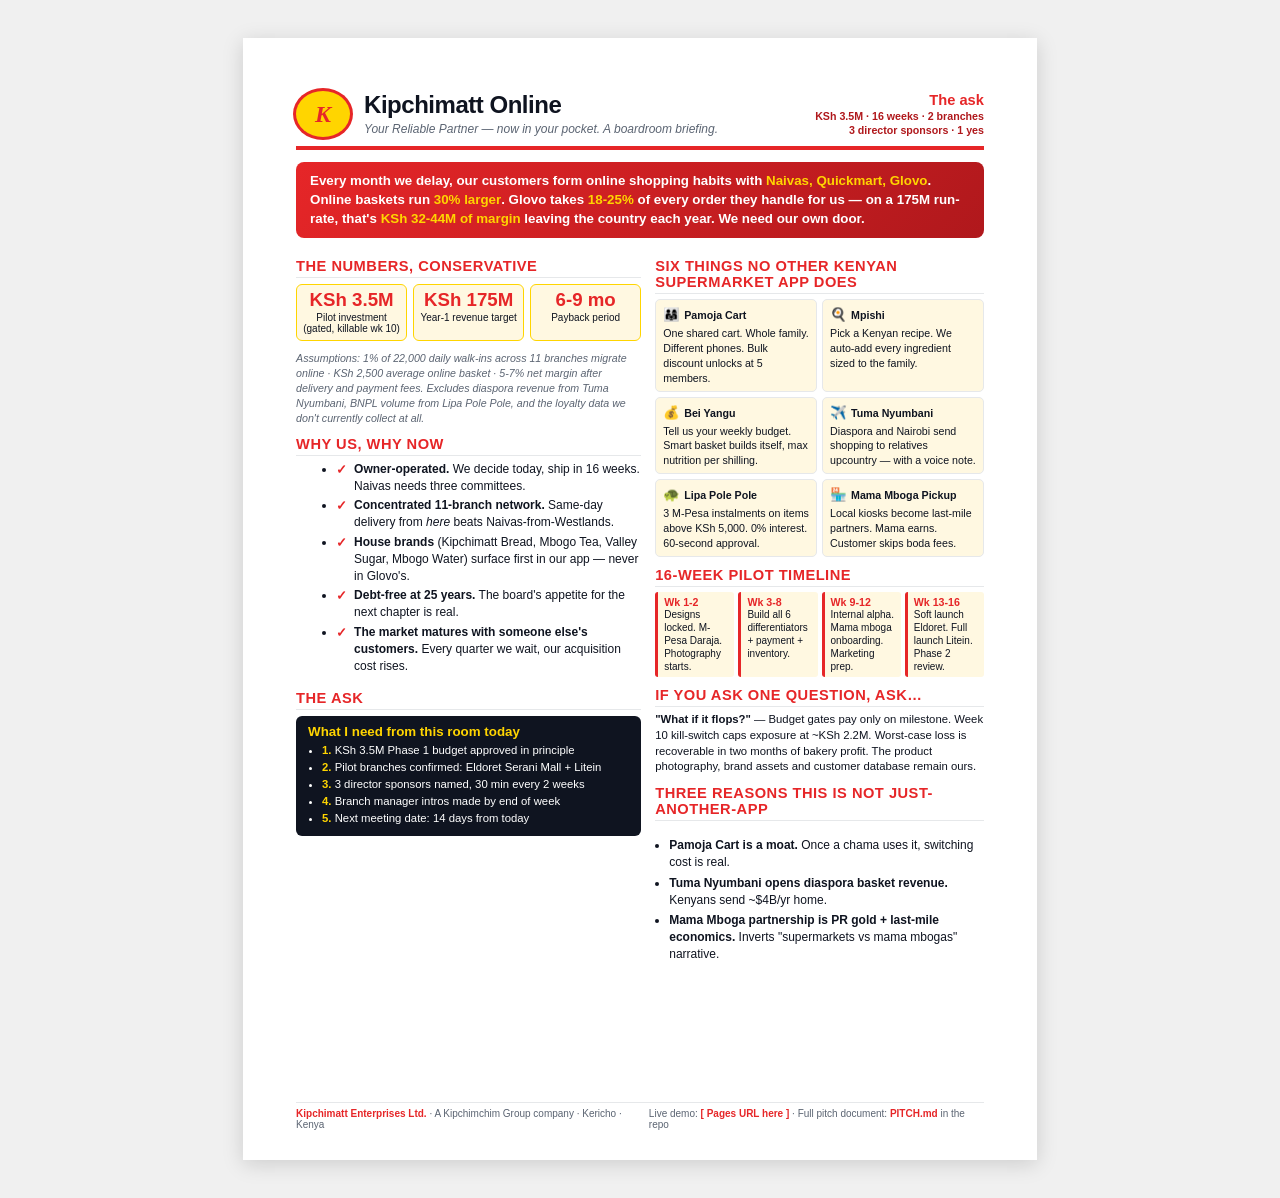
<file: LEAVE-BEHIND.html>
<!doctype html>
<html lang="en">
<head>
<meta charset="utf-8" />
<title>Kipchimatt Online — One-Page Leave-Behind</title>
<style>
  :root{ --red:#e62628; --red-d:#b0181c; --yellow:#ffd500; --yellow-d:#e6bd00; --ink:#0f1420; --muted:#5b6472; --line:#e6e8ea; }
  *{box-sizing:border-box}
  html,body{margin:0;padding:0;font-family:Helvetica,Arial,sans-serif;color:var(--ink);background:#f0f0f0}
  .page{
    width:210mm;min-height:297mm;margin:10mm auto;background:#fff;padding:14mm 14mm 12mm;
    box-shadow:0 4px 20px rgba(0,0,0,.15);position:relative;overflow:hidden;
  }
  /* HEADER */
  .head{display:flex;align-items:center;gap:14px;border-bottom:4px solid var(--red);padding-bottom:9px;margin-bottom:12px}
  .mark{width:54px;height:46px;border-radius:50%;background:var(--yellow);color:var(--red);font-weight:900;font-size:1.5rem;display:grid;place-items:center;box-shadow:0 0 0 3px var(--red);font-family:Georgia,serif;font-style:italic;flex-shrink:0}
  .head__txt{flex:1}
  .head__txt h1{margin:0;font-size:18pt;font-weight:900;letter-spacing:-.02em}
  .head__txt p{margin:2px 0 0;font-size:9pt;color:var(--muted);font-style:italic}
  .head__tag{font-size:8pt;color:var(--red-d);font-weight:700;text-align:right;line-height:1.3}
  .head__tag strong{display:block;font-size:11pt;color:var(--red)}

  h2{font-size:11pt;margin:10px 0 5px;color:var(--red);font-weight:900;letter-spacing:.5px;text-transform:uppercase;border-bottom:1px solid var(--line);padding-bottom:3px}
  p,li{font-size:9pt;line-height:1.4;margin:0 0 4px}

  /* TWO-COLUMN BODY */
  .body{display:grid;grid-template-columns:1.05fr 1fr;gap:14px}

  /* THE ONE-LINER */
  .pitch-line{
    background:linear-gradient(135deg,var(--red),var(--red-d));color:#fff;padding:10px 14px;border-radius:8px;
    font-size:10pt;line-height:1.4;font-weight:600;margin-bottom:10px;
  }
  .pitch-line strong{color:var(--yellow)}

  /* THE THREE NUMBERS */
  .stats{display:grid;grid-template-columns:repeat(3,1fr);gap:6px;margin:6px 0 10px}
  .stat{background:#fff8e1;border:1px solid var(--yellow);padding:6px 4px;border-radius:6px;text-align:center}
  .stat strong{display:block;font-size:14pt;font-weight:900;color:var(--red);line-height:1}
  .stat span{display:block;font-size:7.5pt;color:var(--ink);margin-top:2px}

  /* SIX FEATURES */
  .feats{display:grid;grid-template-columns:1fr 1fr;gap:5px}
  .feat{background:#fff8e1;border:1px solid var(--line);padding:5px 7px;border-radius:5px}
  .feat__title{font-weight:800;font-size:9pt;color:var(--red);margin:0}
  .feat p{font-size:8pt;margin:1px 0 0;color:var(--ink)}
  .feat__title em{font-style:normal;font-size:10pt;margin-right:4px}

  /* ASK */
  .ask{background:#0f1420;color:#fff;padding:8px 12px;border-radius:6px;margin-top:6px}
  .ask h3{margin:0 0 4px;color:var(--yellow);font-size:10pt;font-weight:900}
  .ask ul{padding-left:14px;margin:0}
  .ask li{font-size:8.5pt;margin-bottom:1px;color:#fff}
  .ask strong{color:var(--yellow)}

  /* TIMELINE */
  .timeline{display:grid;grid-template-columns:repeat(4,1fr);gap:4px;margin-top:4px}
  .tl{background:#fff8e1;border-left:3px solid var(--red);padding:4px 6px;border-radius:3px}
  .tl strong{display:block;font-size:8pt;color:var(--red);font-weight:900}
  .tl span{font-size:7.5pt;display:block;line-height:1.3}

  /* WHY US */
  .why{margin-top:4px}
  .why li{padding-left:18px;position:relative;margin-bottom:3px}
  .why li::before{content:"✓";position:absolute;left:0;top:0;color:var(--red);font-weight:900;font-size:10pt}

  /* FOOTER */
  .foot{position:absolute;bottom:8mm;left:14mm;right:14mm;display:flex;justify-content:space-between;font-size:7.5pt;color:var(--muted);border-top:1px solid var(--line);padding-top:5px}
  .foot strong{color:var(--red)}

  @page { size: A4; margin: 0; }
  @media print{
    body{background:#fff}
    .page{margin:0;box-shadow:none;width:auto;min-height:auto}
  }
</style>
</head>
<body>

<div class="page">

  <!-- HEADER -->
  <div class="head">
    <div class="mark">K</div>
    <div class="head__txt">
      <h1>Kipchimatt Online</h1>
      <p>Your Reliable Partner — now in your pocket. A boardroom briefing.</p>
    </div>
    <div class="head__tag"><strong>The ask</strong>KSh 3.5M · 16 weeks · 2 branches<br/>3 director sponsors · 1 yes</div>
  </div>

  <!-- ONE-LINER -->
  <div class="pitch-line">
    Every month we delay, our customers form online shopping habits with <strong>Naivas, Quickmart, Glovo</strong>. Online baskets run <strong>30% larger</strong>. Glovo takes <strong>18-25%</strong> of every order they handle for us — on a 175M run-rate, that's <strong>KSh 32-44M of margin</strong> leaving the country each year. We need our own door.
  </div>

  <div class="body">
    <!-- LEFT COLUMN -->
    <div>
      <h2>The numbers, conservative</h2>
      <div class="stats">
        <div class="stat"><strong>KSh 3.5M</strong><span>Pilot investment (gated, killable wk 10)</span></div>
        <div class="stat"><strong>KSh 175M</strong><span>Year-1 revenue target</span></div>
        <div class="stat"><strong>6-9 mo</strong><span>Payback period</span></div>
      </div>
      <p style="font-size:8pt;color:var(--muted);font-style:italic">Assumptions: 1% of 22,000 daily walk-ins across 11 branches migrate online · KSh 2,500 average online basket · 5-7% net margin after delivery and payment fees. Excludes diaspora revenue from Tuma Nyumbani, BNPL volume from Lipa Pole Pole, and the loyalty data we don't currently collect at all.</p>

      <h2>Why us, why now</h2>
      <ul class="why">
        <li><strong>Owner-operated.</strong> We decide today, ship in 16 weeks. Naivas needs three committees.</li>
        <li><strong>Concentrated 11-branch network.</strong> Same-day delivery from <em>here</em> beats Naivas-from-Westlands.</li>
        <li><strong>House brands</strong> (Kipchimatt Bread, Mbogo Tea, Valley Sugar, Mbogo Water) surface first in our app — never in Glovo's.</li>
        <li><strong>Debt-free at 25 years.</strong> The board's appetite for the next chapter is real.</li>
        <li><strong>The market matures with someone else's customers.</strong> Every quarter we wait, our acquisition cost rises.</li>
      </ul>

      <h2>The ask</h2>
      <div class="ask">
        <h3>What I need from this room today</h3>
        <ul>
          <li><strong>1.</strong> KSh 3.5M Phase 1 budget approved in principle</li>
          <li><strong>2.</strong> Pilot branches confirmed: Eldoret Serani Mall + Litein</li>
          <li><strong>3.</strong> 3 director sponsors named, 30 min every 2 weeks</li>
          <li><strong>4.</strong> Branch manager intros made by end of week</li>
          <li><strong>5.</strong> Next meeting date: 14 days from today</li>
        </ul>
      </div>
    </div>

    <!-- RIGHT COLUMN -->
    <div>
      <h2>Six things no other Kenyan supermarket app does</h2>
      <div class="feats">
        <div class="feat"><p class="feat__title"><em>👨‍👩‍👧</em>Pamoja Cart</p><p>One shared cart. Whole family. Different phones. Bulk discount unlocks at 5 members.</p></div>
        <div class="feat"><p class="feat__title"><em>🍳</em>Mpishi</p><p>Pick a Kenyan recipe. We auto-add every ingredient sized to the family.</p></div>
        <div class="feat"><p class="feat__title"><em>💰</em>Bei Yangu</p><p>Tell us your weekly budget. Smart basket builds itself, max nutrition per shilling.</p></div>
        <div class="feat"><p class="feat__title"><em>✈️</em>Tuma Nyumbani</p><p>Diaspora and Nairobi send shopping to relatives upcountry — with a voice note.</p></div>
        <div class="feat"><p class="feat__title"><em>🐢</em>Lipa Pole Pole</p><p>3 M-Pesa instalments on items above KSh 5,000. 0% interest. 60-second approval.</p></div>
        <div class="feat"><p class="feat__title"><em>🏪</em>Mama Mboga Pickup</p><p>Local kiosks become last-mile partners. Mama earns. Customer skips boda fees.</p></div>
      </div>

      <h2>16-week pilot timeline</h2>
      <div class="timeline">
        <div class="tl"><strong>Wk 1-2</strong><span>Designs locked. M-Pesa Daraja. Photography starts.</span></div>
        <div class="tl"><strong>Wk 3-8</strong><span>Build all 6 differentiators + payment + inventory.</span></div>
        <div class="tl"><strong>Wk 9-12</strong><span>Internal alpha. Mama mboga onboarding. Marketing prep.</span></div>
        <div class="tl"><strong>Wk 13-16</strong><span>Soft launch Eldoret. Full launch Litein. Phase 2 review.</span></div>
      </div>

      <h2>If you ask one question, ask…</h2>
      <p style="font-size:8.5pt"><strong>"What if it flops?"</strong> — Budget gates pay only on milestone. Week 10 kill-switch caps exposure at ~KSh 2.2M. Worst-case loss is recoverable in two months of bakery profit. The product photography, brand assets and customer database remain ours.</p>

      <h2>Three reasons this is not just-another-app</h2>
      <ul style="padding-left:14px">
        <li><strong>Pamoja Cart is a moat.</strong> Once a chama uses it, switching cost is real.</li>
        <li><strong>Tuma Nyumbani opens diaspora basket revenue.</strong> Kenyans send ~$4B/yr home.</li>
        <li><strong>Mama Mboga partnership is PR gold + last-mile economics.</strong> Inverts "supermarkets vs mama mbogas" narrative.</li>
      </ul>
    </div>
  </div>

  <div class="foot">
    <span><strong>Kipchimatt Enterprises Ltd.</strong> · A Kipchimchim Group company · Kericho · Kenya</span>
    <span>Live demo: <strong>[ Pages URL here ]</strong> · Full pitch document: <strong>PITCH.md</strong> in the repo</span>
  </div>

</div>

</body>
</html>
</file>
<file: styles.css>
/* ===========================================================
   Kipchimatt Enterprises Ltd. — "Your Reliable Partner"
   Brand (matched to the real logo):
     --red     #e62628   primary — frame, K letter, tagline
     --red-d   #b0181c   deep red — hover/headers
     --yellow  #ffd500   warm yellow — logo background
     --yellow-d#e6bd00
     --ink     #0f1420   text
   Vars below keep the old --green names but point to red, so
   every existing rule gets re-skinned automatically.
   =========================================================== */
:root{
  --green:#e62628; --green-d:#b0181c; --green-l:#fff5c0;
  --gold:#ffd500;  --gold-d:#e6bd00;  --gold-l:#fff5c0;
  --red:#e62628;   --red-d:#b0181c;
  --yellow:#ffd500;--yellow-d:#e6bd00;
  --ink:#0f1420;   --ink-2:#2a3140;
  --muted:#5b6472; --line:#e6e8ea; --bg:#fff8e1; --card:#fff;
  --shadow:0 1px 2px rgba(15,20,32,.06), 0 6px 18px rgba(15,20,32,.08);
  --shadow-lg:0 20px 50px rgba(15,20,32,.18);
  --radius:14px; --radius-sm:8px;
}

*{box-sizing:border-box}
html,body{margin:0;padding:0}
body{font-family:-apple-system,BlinkMacSystemFont,"Segoe UI",Roboto,Helvetica,Arial,sans-serif;color:var(--ink);background:var(--bg);font-size:15px;line-height:1.5}
img{max-width:100%;display:block}
a{color:var(--green-d);text-decoration:none}
a:hover{text-decoration:underline}
button{font:inherit;cursor:pointer;border:0;background:none;color:inherit}
h1,h2,h3,h4{margin:0 0 .35em;line-height:1.15;color:var(--ink);letter-spacing:-.3px}
h1{font-size:2.1rem}
h2{font-size:1.55rem}
h3{font-size:1.1rem}
p{margin:0 0 .8em}
ul{margin:0;padding:0;list-style:none}
.muted{color:var(--muted);font-size:.9rem}
.container{max-width:1280px;margin:0 auto;padding:0 16px}

/* ---------- TICKER ---------- */
.ticker{background:var(--ink);color:#fff;font-size:.85rem;overflow:hidden;border-bottom:3px solid var(--gold)}
.ticker__track{display:flex;gap:60px;padding:8px 0;animation:tickslide 35s linear infinite;white-space:nowrap;will-change:transform}
.ticker__track span{display:inline-flex;align-items:center;gap:6px}
.ticker__track strong{color:var(--gold)}
@keyframes tickslide{from{transform:translateX(0)}to{transform:translateX(-50%)}}

/* ---------- HEADER ---------- */
.header{background:var(--green);color:#fff;position:sticky;top:0;z-index:50;box-shadow:var(--shadow)}
.header__row{display:grid;grid-template-columns:auto 1fr auto;gap:18px;align-items:center;padding:14px 16px}
.brand{display:inline-flex;align-items:center;gap:10px;color:#fff;text-decoration:none}
.brand:hover{text-decoration:none}
.brand__mark{width:54px;height:46px;border-radius:50%;background:var(--yellow);color:var(--red);font-weight:900;font-size:1.5rem;display:grid;place-items:center;box-shadow:0 0 0 3px var(--red),0 2px 6px rgba(0,0,0,.25);font-family:Georgia,serif;font-style:italic}
.brand__text{display:flex;flex-direction:column;line-height:1}
.brand__text strong{font-size:1.25rem;letter-spacing:0}
.brand__text small{opacity:.85;font-size:.7rem;letter-spacing:.5px;margin-top:4px;font-style:italic}

.search{display:grid;grid-template-columns:auto 1fr auto auto;background:#fff;border-radius:12px;overflow:hidden;height:46px;box-shadow:0 4px 14px rgba(0,0,0,.12)}
.search select,.search input{border:0;outline:0;height:100%;padding:0 12px;font-size:.95rem;background:#fff;color:var(--ink)}
.search select{border-right:1px solid var(--line);min-width:120px}
.search__mic{padding:0 14px;font-size:1.2rem;border-left:1px solid var(--line);transition:background .15s}
.search__mic:hover{background:var(--gold-l)}
.search button[type=submit]{border-radius:0;height:100%}

.header__actions{display:flex;gap:6px;align-items:center}
.iconbtn{display:flex;align-items:center;gap:8px;padding:8px 10px;border-radius:10px;color:#fff;text-align:left}
.iconbtn:hover{background:rgba(255,255,255,.12)}
.iconbtn--pamoja{background:rgba(255,208,46,.15)}
.iconbtn--pamoja:hover{background:rgba(255,208,46,.28)}
.iconbtn__icon{font-size:1.3rem;position:relative}
.iconbtn__label{display:flex;flex-direction:column;line-height:1.1}
.iconbtn__label small{font-size:.7rem;opacity:.85}
.iconbtn__label strong{font-size:.85rem}
.badge{position:absolute;top:-6px;right:-10px;background:var(--gold);color:var(--green-d);font-size:.7rem;font-weight:800;border-radius:999px;min-width:18px;height:18px;display:grid;place-items:center;padding:0 5px}
.badge--gold{background:var(--gold)}

/* ---------- CATNAV ---------- */
.catnav{background:var(--green-d);color:#fff}
.catnav__row{display:flex;align-items:center;gap:18px;padding:10px 16px;flex-wrap:wrap;font-size:.92rem}
.catnav a{color:#fff;opacity:.92}
.catnav a:hover{opacity:1;text-decoration:underline}
.catnav__menu{background:var(--gold);color:var(--green-d);font-weight:700;padding:6px 12px;border-radius:6px}
.catnav__special{background:rgba(255,255,255,.12);padding:4px 10px;border-radius:999px;font-weight:700}
.catnav__deals{background:var(--red);padding:4px 10px;border-radius:999px;font-weight:700;animation:pulse 2.4s ease-in-out infinite}
@keyframes pulse{0%,100%{box-shadow:0 0 0 0 rgba(230,57,70,.6)}50%{box-shadow:0 0 0 8px rgba(230,57,70,0)}}

/* ---------- BUTTONS ---------- */
.btn{display:inline-flex;align-items:center;justify-content:center;gap:8px;border-radius:10px;padding:10px 16px;font-weight:700;transition:transform .05s,box-shadow .15s,background .15s;border:1px solid transparent}
.btn:active{transform:translateY(1px)}
.btn--primary{background:var(--green);color:#fff}
.btn--primary:hover{background:var(--green-d)}
.btn--gold{background:var(--gold);color:var(--green-d);box-shadow:0 3px 0 var(--gold-d)}
.btn--gold:hover{background:#ffd84d}
.btn--ghost{background:transparent;border-color:var(--line);color:var(--ink)}
.btn--ghost:hover{background:var(--green-l);border-color:var(--green)}
.btn--ghost-light{background:rgba(255,255,255,.12);color:#fff;border-color:rgba(255,255,255,.4)}
.btn--ghost-light:hover{background:rgba(255,255,255,.22)}
.btn--danger{background:var(--red);color:#fff}
.btn--lg{padding:14px 22px;font-size:1rem}
.btn--sm{padding:6px 10px;font-size:.85rem}
.btn--block{width:100%}

/* ---------- BOLD HERO ---------- */
.herox{display:grid;grid-template-columns:1.2fr 1fr;gap:30px;align-items:center;background:linear-gradient(135deg,var(--red-d) 0%,var(--red) 60%,#ff3a3c 100%);color:#fff;border-radius:24px;padding:50px;margin:24px 0;position:relative;overflow:hidden;min-height:480px}
.herox::before{content:"";position:absolute;right:-100px;bottom:-100px;width:400px;height:400px;background:radial-gradient(circle,var(--gold) 0%,transparent 70%);opacity:.5}
.herox::after{content:"K";position:absolute;left:-40px;top:-60px;font-size:24rem;font-weight:900;color:rgba(255,255,255,.04);line-height:1;font-family:Arial,sans-serif;pointer-events:none}
.herox__left{position:relative;z-index:1}
.herox__title{font-size:4rem;line-height:.95;margin:18px 0;letter-spacing:-2px;color:#fff;font-weight:900}
.herox__title span{color:var(--gold);display:inline-block}
.herox__lede{font-size:1.15rem;opacity:.95;max-width:540px;margin-bottom:24px}
.herox__cta{display:flex;gap:12px;flex-wrap:wrap;margin-bottom:22px}
.herox__live{display:inline-flex;align-items:center;gap:10px;background:rgba(0,0,0,.25);border:1px solid rgba(255,255,255,.15);padding:8px 14px;border-radius:999px;font-size:.88rem}
.dot{width:8px;height:8px;border-radius:50%;background:#888;display:inline-block}
.dot--live{background:#54f78b;box-shadow:0 0 0 4px rgba(84,247,139,.25);animation:pulse-dot 1.6s ease-in-out infinite}
@keyframes pulse-dot{0%,100%{box-shadow:0 0 0 4px rgba(84,247,139,.25)}50%{box-shadow:0 0 0 8px rgba(84,247,139,0)}}

.herox__right{position:relative;z-index:1;display:grid;place-items:center;height:100%}
.herox__floats{position:absolute;inset:0;pointer-events:none}
.herox__floats span{position:absolute;font-size:2.5rem;background:#fff;width:62px;height:62px;border-radius:50%;display:grid;place-items:center;box-shadow:var(--shadow);animation:float 4s ease-in-out infinite;animation-delay:var(--d)}
.herox__floats span:nth-child(1){top:8%;left:5%}
.herox__floats span:nth-child(2){top:30%;right:0}
.herox__floats span:nth-child(3){bottom:5%;left:0}
.herox__floats span:nth-child(4){bottom:25%;right:8%}
@keyframes float{0%,100%{transform:translateY(0)}50%{transform:translateY(-12px)}}

/* phone mockup */
.phonemock{width:240px;background:#0a0a0a;border-radius:34px;padding:10px;box-shadow:0 30px 60px rgba(0,0,0,.4),0 0 0 2px #2a2a2a;position:relative}
.phonemock__notch{width:80px;height:18px;background:#0a0a0a;border-radius:0 0 12px 12px;margin:0 auto;margin-top:-10px;position:relative;z-index:2}
.phonemock__screen{background:linear-gradient(180deg,var(--green-l),#fff);border-radius:24px;height:380px;padding:14px;display:flex;flex-direction:column;gap:10px;color:var(--ink);font-size:.78rem;overflow:hidden}
.pm__bar{font-size:.65rem;color:var(--muted);text-align:center}
.pm__hero{font-size:1.05rem;font-weight:800;color:var(--green-d)}
.pm__grid{display:grid;grid-template-columns:1fr 1fr;gap:6px}
.pm__grid div{background:#fff;border-radius:8px;padding:8px;text-align:center;font-size:1.3rem;line-height:1;box-shadow:0 1px 4px rgba(0,0,0,.06)}
.pm__grid small{display:block;font-size:.65rem;font-weight:700;color:var(--ink);margin-top:4px}
.pm__deal{background:var(--red);color:#fff;padding:8px;border-radius:8px;font-size:.7rem;text-align:center;font-weight:700}
.pm__deal strong{font-size:.95rem;display:block}
.pm__boda{background:var(--gold);color:var(--ink);padding:6px;border-radius:8px;font-size:.7rem;text-align:center;font-weight:700;margin-top:auto}

/* ---------- BADGE STAMPS ---------- */
.badge-stamp{display:inline-block;background:var(--gold);color:var(--green-d);font-weight:800;padding:5px 12px;border-radius:999px;font-size:.78rem;letter-spacing:.6px;text-transform:uppercase}
.badge-stamp--red{background:var(--red);color:#fff}

/* ---------- ONLY ON KIPCHIMATT ---------- */
.onlykcm{margin:50px 0}
.onlykcm__head{text-align:center;margin-bottom:24px}
.onlykcm__head h2{font-size:2.2rem;margin-top:14px;font-weight:900;letter-spacing:-1px}
.onlykcm__grid{display:grid;grid-template-columns:repeat(3,1fr);gap:18px}
.ftile{display:block;text-align:left;border-radius:18px;padding:26px;cursor:pointer;border:0;color:inherit;transition:transform .2s,box-shadow .2s;position:relative;overflow:hidden}
.ftile:hover{transform:translateY(-6px);box-shadow:var(--shadow-lg)}
.ftile::after{content:"";position:absolute;right:-50px;bottom:-50px;width:160px;height:160px;border-radius:50%;background:rgba(255,255,255,.08)}
.ftile__emoji{font-size:3rem;display:block;margin-bottom:10px;line-height:1}
.ftile h3{font-size:1.4rem;font-weight:900;margin-bottom:8px;color:inherit}
.ftile p{font-size:.92rem;opacity:.95;margin-bottom:14px}
.ftile__cta{font-weight:800;font-size:.9rem;opacity:.95;border-bottom:2px solid currentColor;padding-bottom:1px}
.ftile--green{background:linear-gradient(135deg,var(--green),var(--green-d));color:#fff}
.ftile--gold{background:linear-gradient(135deg,var(--gold),var(--gold-d));color:var(--green-d)}
.ftile--ink{background:linear-gradient(135deg,var(--ink),var(--ink-2));color:#fff}

/* ---------- BEI BOMBA STRIP ---------- */
.beibomba{margin:30px 0;background:linear-gradient(135deg,var(--red),var(--red-d));color:#fff;border-radius:18px;padding:30px;position:relative;overflow:hidden}
.beibomba__inner{display:flex;justify-content:space-between;align-items:center;gap:20px;position:relative;z-index:1}
.beibomba h2{color:#fff;font-size:2rem;font-weight:900;margin:8px 0}
.beibomba p{margin:0 0 14px;font-size:1rem}
.beibomba p strong{background:#fff;color:var(--red);padding:2px 8px;border-radius:6px;font-family:monospace;font-size:.95rem}
.beibomba__veg{font-size:9rem;line-height:1;filter:drop-shadow(0 8px 16px rgba(0,0,0,.3));animation:wiggle 3s ease-in-out infinite}
@keyframes wiggle{0%,100%{transform:rotate(-5deg)}50%{transform:rotate(5deg)}}

/* ---------- WHY STRIP ---------- */
.whystrip{display:grid;grid-template-columns:repeat(4,1fr);gap:14px;background:var(--ink);color:#fff;border-radius:18px;padding:26px;margin:40px 0;text-align:center}
.whystrip strong{display:block;font-size:2rem;font-weight:900;color:var(--gold);margin-bottom:4px}
.whystrip span{font-size:.85rem;opacity:.85}

/* ---------- PAGE HERO (sub-pages) ---------- */
.page-hero{padding:36px 30px;border-radius:18px;margin:24px 0;color:#fff}
.page-hero h1{color:#fff;font-size:2.4rem;font-weight:900;margin:14px 0 10px;letter-spacing:-1px}
.page-hero p{font-size:1.05rem;opacity:.95;max-width:720px}
.page-hero--green{background:linear-gradient(135deg,var(--green),var(--green-d))}
.page-hero--gold{background:linear-gradient(135deg,var(--gold),var(--gold-d));color:var(--green-d)}
.page-hero--gold h1{color:var(--green-d)}
.page-hero--gold .badge-stamp{background:var(--green-d);color:var(--gold)}
.page-hero--ink{background:linear-gradient(135deg,var(--ink),var(--ink-2))}

/* ---------- SECTION HEADS ---------- */
.section__head{display:flex;justify-content:space-between;align-items:end;margin:30px 0 14px}
.section__head h2{margin:0}
.section__head a{font-weight:600}

/* ---------- DEPARTMENTS GRID ---------- */
.cat-grid{display:grid;grid-template-columns:repeat(auto-fill,minmax(140px,1fr));gap:14px}
.cat-card{background:var(--card);border:1px solid var(--line);border-radius:var(--radius);padding:18px 12px;text-align:center;cursor:pointer;transition:transform .15s,box-shadow .15s,border-color .15s}
.cat-card:hover{transform:translateY(-3px);box-shadow:var(--shadow);border-color:var(--green)}
.cat-card__emoji{font-size:2.2rem;display:block;margin-bottom:8px}
.cat-card__name{font-weight:700;font-size:.92rem;color:var(--ink)}
.cat-card__count{font-size:.78rem;color:var(--muted);margin-top:2px}

/* ---------- PRODUCT GRID ---------- */
.product-grid{display:grid;grid-template-columns:repeat(auto-fill,minmax(210px,1fr));gap:16px}
.product{background:var(--card);border:1px solid var(--line);border-radius:var(--radius);padding:14px;display:flex;flex-direction:column;gap:8px;position:relative;transition:transform .15s,box-shadow .15s,border-color .15s}
.product:hover{transform:translateY(-3px);box-shadow:var(--shadow);border-color:var(--green)}
.product__media{background:var(--green-l);border-radius:10px;aspect-ratio:1;display:grid;place-items:center;font-size:4rem;cursor:pointer;position:relative;overflow:hidden}
.product__badges{position:absolute;top:8px;left:8px;display:flex;flex-direction:column;gap:4px}
.tag{font-size:.7rem;font-weight:800;padding:3px 8px;border-radius:999px;letter-spacing:.3px;color:#fff;background:var(--green)}
.tag--deal{background:var(--red)}
.tag--new{background:var(--gold);color:var(--green-d)}
.tag--lipa{background:var(--ink)}
.tag--out{background:#888}
.product__wish{position:absolute;top:8px;right:8px;background:#fff;border-radius:50%;width:32px;height:32px;display:grid;place-items:center;box-shadow:var(--shadow);font-size:1.1rem;color:#bbb}
.product__wish.is-on{color:var(--red)}
.product__name{font-weight:600;font-size:.92rem;color:var(--ink);min-height:2.6em;cursor:pointer}
.product__name:hover{color:var(--green-d)}
.product__rating{font-size:.8rem;color:#f5a524}
.product__rating span{color:var(--muted);margin-left:4px}
.product__price{display:flex;align-items:baseline;gap:6px}
.product__price-now{font-weight:800;color:var(--green-d);font-size:1.05rem}
.product__price-old{text-decoration:line-through;color:var(--muted);font-size:.85rem}
.product__price-save{color:var(--red);font-weight:700;font-size:.78rem;margin-left:auto}
.product__unit{font-size:.78rem;color:var(--muted)}
.product__cta{margin-top:auto}

/* ---------- CATALOG ---------- */
.catalog{display:grid;grid-template-columns:240px 1fr;gap:24px;margin:20px 0 40px}
.filters{background:var(--card);border:1px solid var(--line);border-radius:var(--radius);padding:18px;height:fit-content;position:sticky;top:160px}
.filters h3{margin-bottom:10px}
.filter{margin-bottom:18px;padding-bottom:14px;border-bottom:1px solid var(--line)}
.filter:last-of-type{border-bottom:0}
.filter h4{font-size:.9rem;margin-bottom:8px;text-transform:uppercase;letter-spacing:.5px;color:var(--muted)}
.filter__list label{display:flex;align-items:center;gap:8px;padding:4px 0;cursor:pointer;font-size:.92rem}
.filter__list .count{margin-left:auto;color:var(--muted);font-size:.8rem}
.filter__price{display:flex;align-items:center;gap:8px;margin-bottom:8px}
.filter__price input{flex:1;padding:6px 8px;border:1px solid var(--line);border-radius:6px;width:100%}
.catalog__head{display:flex;justify-content:space-between;align-items:end;margin-bottom:14px;gap:10px;flex-wrap:wrap}
.sort select{padding:8px 10px;border:1px solid var(--line);border-radius:8px;background:#fff}

/* ---------- BANNERS ---------- */
.banners{display:grid;grid-template-columns:repeat(auto-fit,minmax(280px,1fr));gap:14px;margin:30px 0}
.banner{display:flex;align-items:center;justify-content:space-between;gap:12px;border-radius:var(--radius);padding:20px;color:#fff}
.banner h3{color:#fff;margin:0 0 4px}
.banner p{margin:0;opacity:.95;font-size:.9rem}
.banner__icon{font-size:3rem;opacity:.9}
.banner--mpesa{background:linear-gradient(135deg,var(--red),var(--red-d))}
.banner--rewards{background:linear-gradient(135deg,#ffb300,#e63946)}
.banner--rewards h3{color:#fff}
.banner--delivery{background:linear-gradient(135deg,var(--ink),var(--ink-2))}

/* ---------- PRODUCT DETAIL ---------- */
.back{display:inline-block;margin:18px 0;font-weight:600}
.pdp{display:grid;grid-template-columns:1.1fr 1fr;gap:30px;background:var(--card);border:1px solid var(--line);border-radius:var(--radius);padding:24px;margin-bottom:30px}
.pdp__media{background:var(--green-l);border-radius:var(--radius);aspect-ratio:1;display:grid;place-items:center;font-size:10rem}
.pdp__title{font-size:1.6rem;margin-bottom:6px}
.pdp__price-row{display:flex;align-items:baseline;gap:10px;margin:10px 0 14px}
.pdp__price-now{font-size:1.8rem;font-weight:800;color:var(--green-d)}
.pdp__price-old{text-decoration:line-through;color:var(--muted)}
.pdp__price-save{background:var(--red);color:#fff;padding:3px 8px;border-radius:6px;font-size:.78rem;font-weight:800}
.pdp__qty{display:inline-flex;align-items:center;border:1px solid var(--line);border-radius:8px;overflow:hidden;margin-right:10px}
.pdp__qty button{padding:8px 14px;font-size:1.1rem;background:#fff}
.pdp__qty button:hover{background:var(--green-l)}
.pdp__qty input{width:50px;text-align:center;border:0;border-left:1px solid var(--line);border-right:1px solid var(--line);height:36px}
.pdp__cta{display:flex;gap:10px;margin:14px 0;flex-wrap:wrap}
.pdp__meta{display:grid;grid-template-columns:1fr 1fr;gap:8px;margin-top:16px;padding-top:16px;border-top:1px solid var(--line);font-size:.9rem}
.pdp__meta div strong{display:block;color:var(--muted);font-size:.8rem;text-transform:uppercase;letter-spacing:.5px;font-weight:700}

/* Bei Tracker chart */
.beichart{margin-top:18px;padding:16px;background:var(--green-l);border-radius:12px}
.beichart h4{margin:0 0 8px;font-size:.9rem;text-transform:uppercase;letter-spacing:.5px;color:var(--green-d)}
.beichart svg{width:100%;height:80px}
.beichart__legend{display:flex;justify-content:space-between;font-size:.78rem;color:var(--muted);margin-top:4px}
.beichart__verdict{font-weight:700;color:var(--green-d);margin-top:6px;font-size:.9rem}
.beichart__verdict.is-up{color:var(--red)}

/* Lipa Pole Pole option on PDP */
.lipa-eligible{background:linear-gradient(135deg,var(--gold-l),#fff);border:1px solid var(--gold);border-radius:10px;padding:12px;margin-top:14px;font-size:.9rem}
.lipa-eligible strong{color:var(--green-d);display:block;margin-bottom:2px}

/* ---------- CART ---------- */
.cart{display:grid;grid-template-columns:1fr 340px;gap:24px;margin-bottom:40px}
.cart__lines{background:var(--card);border:1px solid var(--line);border-radius:var(--radius);padding:8px}
.cart-line{display:grid;grid-template-columns:88px 1fr auto;gap:14px;padding:14px;border-bottom:1px solid var(--line);align-items:center}
.cart-line:last-child{border-bottom:0}
.cart-line__media{background:var(--green-l);border-radius:8px;aspect-ratio:1;display:grid;place-items:center;font-size:2.5rem;position:relative}
.cart-line__avatar{position:absolute;bottom:-4px;right:-4px;background:var(--gold);width:24px;height:24px;border-radius:50%;font-size:.72rem;font-weight:800;color:var(--green-d);display:grid;place-items:center;border:2px solid #fff;box-shadow:var(--shadow)}
.cart-line__name{font-weight:600}
.cart-line__price{color:var(--green-d);font-weight:700;margin-top:4px}
.cart-line__by{color:var(--muted);font-size:.78rem;margin-top:2px}
.cart-line__remove{color:var(--red);font-size:.85rem;margin-top:6px;display:inline-block}
.cart-line__remove:hover{text-decoration:underline}
.cart-line__qty{display:inline-flex;align-items:center;border:1px solid var(--line);border-radius:8px;overflow:hidden;margin-top:6px}
.cart-line__qty button{padding:4px 10px}
.cart-line__qty span{padding:0 8px;font-weight:700;min-width:28px;text-align:center}
.cart-line__total{font-weight:800;color:var(--green-d);font-size:1.05rem;text-align:right}
.summary{background:var(--card);border:1px solid var(--line);border-radius:var(--radius);padding:20px;height:fit-content;position:sticky;top:160px}
.summary h3{margin-bottom:12px}
.summary__row{display:flex;justify-content:space-between;padding:6px 0;font-size:.95rem}
.summary__row--total{border-top:1px solid var(--line);margin-top:10px;padding-top:12px;font-size:1.15rem;font-weight:800}
.summary__row--total strong{color:var(--green-d)}
.summary__promo{display:flex;gap:6px;margin:12px 0}
.summary__promo input{flex:1;padding:8px 10px;border:1px solid var(--line);border-radius:8px}

.cart-empty{text-align:center;padding:60px 20px;background:var(--card);border:1px dashed var(--line);border-radius:var(--radius);grid-column:1/-1}
.cart-empty__emoji{font-size:5rem;margin-bottom:12px}

/* Pamoja banner inside cart */
.pamoja-banner{background:linear-gradient(135deg,var(--gold-l),#fff);border:1px solid var(--gold);padding:14px;border-radius:12px;margin-bottom:14px;display:flex;align-items:center;gap:14px}
.pamoja-banner__avatars{display:flex}
.pamoja-banner__avatars span{width:32px;height:32px;border-radius:50%;background:var(--green);color:#fff;display:grid;place-items:center;font-size:.8rem;font-weight:800;margin-left:-8px;border:2px solid #fff}
.pamoja-banner__avatars span:first-child{margin-left:0}

/* ---------- CHECKOUT ---------- */
.checkout{display:grid;grid-template-columns:1fr 340px;gap:24px;margin-bottom:40px}
.checkout__steps{display:flex;gap:8px;margin-bottom:18px}
.step{flex:1;background:var(--card);border:1px solid var(--line);border-radius:8px;padding:10px 14px;font-size:.85rem;color:var(--muted);text-align:center}
.step.is-active{background:var(--green);color:#fff;border-color:var(--green);font-weight:700}
.step.is-done{background:var(--green-l);color:var(--green-d);border-color:var(--green)}
.checkout__panel{background:var(--card);border:1px solid var(--line);border-radius:var(--radius);padding:24px}
.field{display:flex;flex-direction:column;gap:6px;margin-bottom:14px}
.field label{font-weight:600;font-size:.9rem}
.field input,.field select,.field textarea{padding:10px 12px;border:1px solid var(--line);border-radius:8px;font:inherit;background:#fff}
.field input:focus,.field select:focus,.field textarea:focus{outline:2px solid var(--green);border-color:var(--green)}
.field-row{display:grid;grid-template-columns:1fr 1fr;gap:12px}
.delivery-option,.pay-option{display:flex;align-items:flex-start;gap:12px;border:1px solid var(--line);border-radius:10px;padding:14px;margin-bottom:10px;cursor:pointer}
.delivery-option:hover,.pay-option:hover{border-color:var(--green)}
.delivery-option input,.pay-option input{margin-top:3px}
.delivery-option.is-active,.pay-option.is-active{border-color:var(--green);background:var(--green-l)}
.delivery-option strong,.pay-option strong{display:block;margin-bottom:2px}
.delivery-option small,.pay-option small{color:var(--muted)}

/* Lipa schedule */
.lipa-schedule{display:grid;grid-template-columns:repeat(3,1fr);gap:10px;margin-top:10px}
.lipa-schedule div{background:var(--green-l);padding:10px;border-radius:8px;text-align:center;font-size:.85rem}
.lipa-schedule div strong{display:block;color:var(--green-d);font-size:1rem;margin-top:2px}

/* Voice note recorder */
.voice-note{display:flex;align-items:center;gap:10px;background:var(--green-l);padding:12px;border-radius:10px;margin-top:10px}
.voice-note button{background:var(--red);color:#fff;width:40px;height:40px;border-radius:50%;font-size:1rem}

/* ---------- ORDERS ---------- */
.order{background:var(--card);border:1px solid var(--line);border-radius:var(--radius);padding:18px;margin-bottom:14px}
.order__head{display:flex;justify-content:space-between;align-items:center;margin-bottom:10px;flex-wrap:wrap;gap:10px}
.order__id{font-weight:800}
.order__status{padding:4px 10px;border-radius:999px;font-size:.78rem;font-weight:700;letter-spacing:.3px;text-transform:uppercase}
.status-pending{background:#fff3cd;color:#8a6d00}
.status-paid{background:#fff5c0;color:var(--green-d)}
.status-shipped{background:#d6e8ff;color:#0a4ea0}
.status-delivered{background:var(--green-l);color:var(--green-d)}
.order__items{font-size:.9rem;color:var(--muted)}
.tracker{display:flex;justify-content:space-between;margin:14px 0 4px;position:relative}
.tracker::before{content:"";position:absolute;height:2px;background:var(--line);left:14px;right:14px;top:11px;z-index:0}
.tracker__step{display:flex;flex-direction:column;align-items:center;gap:4px;font-size:.75rem;color:var(--muted);z-index:1;flex:1}
.tracker__dot{width:24px;height:24px;border-radius:50%;background:#fff;border:2px solid var(--line);display:grid;place-items:center}
.tracker__step.is-done .tracker__dot{background:var(--green);border-color:var(--green);color:#fff}
.tracker__step.is-done{color:var(--green-d);font-weight:600}

/* Live boda map */
.bodamap{background:linear-gradient(135deg,#fff5c0,#fff);border:1px solid var(--green);border-radius:12px;padding:16px;margin-top:14px;position:relative}
.bodamap h4{color:var(--green-d);margin-bottom:8px;display:flex;align-items:center;gap:6px}
.bodamap__map{position:relative;height:140px;background:repeating-linear-gradient(45deg,#fff5c0,#fff5c0 10px,#ffe680 10px,#ffe680 20px);border-radius:10px;overflow:hidden}
.bodamap__route{position:absolute;top:50%;left:0;right:0;height:3px;background:var(--green-d);transform:translateY(-50%);box-shadow:0 0 0 1px rgba(0,0,0,.05)}
.bodamap__store,.bodamap__home,.bodamap__rider{position:absolute;top:50%;transform:translate(-50%,-50%);font-size:1.4rem;background:#fff;border-radius:50%;width:38px;height:38px;display:grid;place-items:center;box-shadow:var(--shadow)}
.bodamap__store{left:5%}
.bodamap__home{left:95%}
.bodamap__rider{left:0;background:var(--gold);font-size:1.6rem;animation:rider 8s linear infinite;border:2px solid #fff}
@keyframes rider{from{left:5%}to{left:95%}}
.bodamap__eta{display:flex;justify-content:space-between;margin-top:8px;font-size:.85rem;font-weight:700;color:var(--green-d)}
.bodamap__eta span:last-child{background:var(--gold);color:var(--green-d);padding:2px 10px;border-radius:999px}

/* ---------- ACCOUNT ---------- */
.account{display:grid;grid-template-columns:240px 1fr;gap:24px;margin-bottom:40px}
.account-nav{background:var(--card);border:1px solid var(--line);border-radius:var(--radius);padding:10px;height:fit-content}
.account-nav button{display:block;width:100%;text-align:left;padding:10px 14px;border-radius:8px;font-weight:600}
.account-nav button.is-active{background:var(--green);color:#fff}
.account-nav button:hover:not(.is-active){background:var(--green-l)}
.account__panel{background:var(--card);border:1px solid var(--line);border-radius:var(--radius);padding:24px}
.rewards{display:grid;grid-template-columns:1fr 1fr;gap:14px;margin-top:14px}
.reward-card{padding:18px;border-radius:var(--radius);background:linear-gradient(135deg,var(--green),var(--green-d));color:#fff}
.reward-card--gold{background:linear-gradient(135deg,var(--gold),var(--gold-d));color:var(--green-d)}
.reward-card h4{color:inherit;margin-bottom:4px;font-size:.85rem;text-transform:uppercase;letter-spacing:.5px;opacity:.9}
.reward-card .big{font-size:2rem;font-weight:800;line-height:1}

/* ---------- HELP ---------- */
.help{max-width:760px;margin-bottom:40px}
.help details{background:var(--card);border:1px solid var(--line);border-radius:10px;padding:14px 16px;margin-bottom:8px}
.help summary{font-weight:700;cursor:pointer}
.help details[open]{border-color:var(--green)}

/* ====================================================== */
/* PAMOJA CART page */
/* ====================================================== */
.pamoja-page{display:grid;grid-template-columns:1fr 1fr;gap:24px;margin-bottom:40px}
.pamoja-card{background:var(--card);border:1px solid var(--line);border-radius:var(--radius);padding:24px;text-align:center}
.pamoja-card h3{margin-bottom:8px}
.pamoja-card .qr{width:140px;height:140px;background:repeating-conic-gradient(var(--ink) 0% 25%,#fff 0% 50%) 50%/14px 14px;border-radius:8px;margin:14px auto;border:8px solid #fff;box-shadow:0 0 0 1px var(--line)}
.pamoja-card code{display:block;background:var(--green-l);padding:10px;border-radius:8px;margin:10px 0;font-size:1.1rem;font-weight:700;color:var(--green-d)}
.pamoja-members{margin-top:14px}
.pamoja-members__list{display:flex;flex-direction:column;gap:8px;margin-top:10px}
.pamoja-member{display:flex;align-items:center;gap:10px;padding:8px;background:var(--green-l);border-radius:8px}
.pamoja-member__avatar{width:32px;height:32px;border-radius:50%;background:var(--green);color:#fff;display:grid;place-items:center;font-weight:800;font-size:.85rem}
.pamoja-member__items{margin-left:auto;font-size:.85rem;color:var(--muted)}

/* ====================================================== */
/* MPISHI recipe page */
/* ====================================================== */
.recipe-grid{display:grid;grid-template-columns:repeat(auto-fill,minmax(220px,1fr));gap:18px;margin-bottom:40px}
.recipe{background:var(--card);border:1px solid var(--line);border-radius:var(--radius);padding:18px;cursor:pointer;transition:transform .15s,box-shadow .15s,border-color .15s}
.recipe:hover{transform:translateY(-4px);box-shadow:var(--shadow);border-color:var(--gold)}
.recipe__emoji{font-size:3.5rem;text-align:center;margin-bottom:8px}
.recipe__name{font-weight:800;font-size:1.05rem;margin-bottom:4px}
.recipe__meta{display:flex;justify-content:space-between;font-size:.78rem;color:var(--muted);margin-bottom:10px}
.recipe__price{color:var(--green-d);font-weight:800;font-size:1rem}

/* recipe modal content */
.recipe-modal h2{margin-bottom:8px}
.recipe-modal .ing{display:flex;justify-content:space-between;padding:6px 0;border-bottom:1px dashed var(--line);font-size:.92rem}
.recipe-modal .servings{display:flex;align-items:center;gap:10px;margin:14px 0}
.recipe-modal .servings input[type=range]{flex:1}

/* ====================================================== */
/* BEI YANGU budget builder */
/* ====================================================== */
.bbuilder{background:var(--card);border:1px solid var(--line);border-radius:var(--radius);padding:30px;margin-bottom:40px}
.bbuilder__slider{margin:20px 0}
.bbuilder__slider input[type=range]{width:100%;height:8px;-webkit-appearance:none;background:linear-gradient(90deg,var(--green),var(--gold));border-radius:8px;outline:none}
.bbuilder__slider input[type=range]::-webkit-slider-thumb{-webkit-appearance:none;width:28px;height:28px;background:var(--ink);border-radius:50%;cursor:pointer;border:3px solid var(--gold)}
.bbuilder__amount{text-align:center;font-size:3rem;font-weight:900;color:var(--green-d);margin:6px 0;font-variant-numeric:tabular-nums}
.bbuilder__labels{display:flex;justify-content:space-between;font-size:.8rem;color:var(--muted)}
.bbuilder__basket{margin-top:20px}
.bbuilder__bar{height:24px;background:var(--line);border-radius:12px;overflow:hidden;margin:8px 0}
.bbuilder__bar-fill{height:100%;background:linear-gradient(90deg,var(--red),var(--yellow));transition:width .4s ease;display:grid;place-items:center;color:#fff;font-size:.78rem;font-weight:700}
.bbuilder__items{display:grid;grid-template-columns:repeat(auto-fill,minmax(160px,1fr));gap:10px;margin-top:14px}
.bbitem{background:var(--green-l);border:1px solid var(--green);border-radius:10px;padding:10px;display:flex;align-items:center;gap:8px}
.bbitem__emoji{font-size:1.6rem}
.bbitem__name{font-size:.82rem;font-weight:700;line-height:1.2}
.bbitem__price{font-size:.78rem;color:var(--green-d);font-weight:700}

/* ====================================================== */
/* TUMA NYUMBANI */
/* ====================================================== */
.tuma{display:grid;grid-template-columns:1fr 1fr;gap:24px;margin-bottom:40px}
.tuma__panel{background:var(--card);border:1px solid var(--line);border-radius:var(--radius);padding:24px}
.tuma__map{background:linear-gradient(180deg,#fff5c0,var(--green-l));border-radius:14px;padding:30px;text-align:center;position:relative;overflow:hidden;min-height:280px;display:grid;place-items:center}
.tuma__from,.tuma__to{position:absolute;font-size:1rem;font-weight:700;background:#fff;padding:6px 12px;border-radius:999px;box-shadow:var(--shadow)}
.tuma__from{top:20px;left:20px;color:var(--ink)}
.tuma__to{bottom:20px;right:20px;color:var(--green-d)}
.tuma__line{position:absolute;top:50%;left:60px;right:60px;height:2px;background:var(--green-d);transform:rotate(-12deg)}
.tuma__plane{font-size:3rem;animation:fly 4s ease-in-out infinite}
@keyframes fly{0%,100%{transform:translateX(-30px) rotate(-15deg)}50%{transform:translateX(30px) rotate(-5deg)}}

/* ====================================================== */
/* LIPA POLE POLE */
/* ====================================================== */
.lipa{margin-bottom:40px}
.lipa__how{display:grid;grid-template-columns:repeat(4,1fr);gap:14px;margin:24px 0}
.lipa-step{background:var(--card);border:1px solid var(--line);border-radius:var(--radius);padding:18px;text-align:center}
.lipa-step__num{width:36px;height:36px;border-radius:50%;background:var(--gold);color:var(--green-d);display:grid;place-items:center;font-weight:900;margin:0 auto 10px}
.lipa-step h4{margin-bottom:6px}
.lipa-eligible-grid{display:grid;grid-template-columns:repeat(auto-fill,minmax(220px,1fr));gap:14px}

/* ====================================================== */
/* MAMA MBOGA */
/* ====================================================== */
.mboga{display:grid;grid-template-columns:1fr 1fr;gap:24px;margin-bottom:40px}
.mboga__list{display:flex;flex-direction:column;gap:10px}
.mboga-kiosk{background:var(--card);border:1px solid var(--line);border-radius:12px;padding:14px;display:flex;align-items:center;gap:14px;cursor:pointer}
.mboga-kiosk:hover{border-color:var(--green);background:var(--green-l)}
.mboga-kiosk__emoji{font-size:2rem;width:50px;height:50px;background:var(--gold-l);border-radius:50%;display:grid;place-items:center}
.mboga-kiosk__name{font-weight:800}
.mboga-kiosk__addr{font-size:.85rem;color:var(--muted)}
.mboga-kiosk__dist{margin-left:auto;color:var(--green-d);font-weight:800;font-size:.85rem}
.mboga__map{background:linear-gradient(135deg,var(--green-l),#fff5c0);border-radius:14px;min-height:300px;padding:20px;position:relative;overflow:hidden}
.mboga__pin{position:absolute;font-size:1.5rem;background:#fff;width:36px;height:36px;border-radius:50%;display:grid;place-items:center;box-shadow:var(--shadow)}
.mboga__pin--you{background:var(--green);color:#fff;font-weight:800;font-size:.85rem;box-shadow:0 0 0 6px rgba(15,122,58,.3)}

/* ---------- FOOTER ---------- */
.footer{background:var(--ink);color:#cbd1da;margin-top:40px}
.footer__grid{display:grid;grid-template-columns:1.4fr 1fr 1fr 1fr 1.2fr;gap:30px;padding:40px 16px 24px}
.footer h4{color:#fff;margin-bottom:10px;font-size:.95rem}
.footer .links li{margin-bottom:6px}
.footer .links a,.footer .links li{color:#cbd1da;font-size:.9rem}
.footer .links a:hover{color:var(--gold)}
.brand--footer{margin-bottom:10px}
.brand--footer .brand__mark{background:var(--gold);color:var(--green-d)}
.brand--footer .brand__text strong,.brand--footer .brand__text small{color:#fff}
.newsletter{display:flex;gap:6px;margin-top:6px}
.newsletter input{flex:1;padding:8px 10px;border-radius:8px;border:0;font:inherit}
.footer__legal{display:flex;justify-content:space-between;border-top:1px solid #2a3140;padding:14px 16px;font-size:.82rem;color:#8a93a3}

/* ---------- TOAST ---------- */
.toast{position:fixed;left:50%;bottom:30px;transform:translateX(-50%) translateY(40px);background:var(--ink);color:#fff;padding:12px 18px;border-radius:10px;box-shadow:var(--shadow);opacity:0;transition:all .25s;z-index:200;pointer-events:none;font-weight:600}
.toast.is-show{opacity:1;transform:translateX(-50%) translateY(0)}

/* ---------- MODAL ---------- */
.modal{position:fixed;inset:0;z-index:300;display:grid;place-items:center}
.modal[hidden]{display:none}
.modal__backdrop{position:absolute;inset:0;background:rgba(15,20,32,.55)}
.modal__panel{position:relative;background:#fff;border-radius:var(--radius);padding:28px;width:min(520px,92vw);box-shadow:0 20px 60px rgba(0,0,0,.3);max-height:90vh;overflow:auto}
.modal__close{position:absolute;top:8px;right:12px;font-size:1.6rem;color:var(--muted)}
.modal__close:hover{color:var(--ink)}

/* ---------- VOICE OVERLAY ---------- */
.voice{position:fixed;inset:0;z-index:300;background:rgba(15,20,32,.7);display:grid;place-items:center}
.voice[hidden]{display:none}
.voice__panel{background:#fff;border-radius:20px;padding:32px;text-align:center;width:min(380px,90vw)}
.voice__pulse{display:flex;justify-content:center;gap:8px;margin-bottom:18px;height:60px;align-items:center}
.voice__pulse div{width:10px;background:var(--green);border-radius:6px;animation:pulse-bar 1.2s ease-in-out infinite}
.voice__pulse div:nth-child(1){height:30px;animation-delay:0s}
.voice__pulse div:nth-child(2){height:50px;animation-delay:.2s}
.voice__pulse div:nth-child(3){height:30px;animation-delay:.4s}
@keyframes pulse-bar{0%,100%{transform:scaleY(.5)}50%{transform:scaleY(1)}}
.voice__heard{font-weight:700;color:var(--green-d);margin-top:8px;min-height:1.5em}

/* ---------- SPIN WHEEL ---------- */
.spin{position:relative;width:280px;height:280px;margin:18px auto}
.spin__wheel{width:100%;height:100%;border-radius:50%;background:conic-gradient(var(--green) 0 60deg,var(--gold) 60deg 120deg,var(--red) 120deg 180deg,var(--green-d) 180deg 240deg,var(--gold-d) 240deg 300deg,var(--ink) 300deg 360deg);border:8px solid var(--gold);box-shadow:0 8px 24px rgba(0,0,0,.2);transition:transform 4s cubic-bezier(.17,.85,.45,1)}
.spin__pointer{position:absolute;top:-10px;left:50%;transform:translateX(-50%);font-size:2.4rem;z-index:2;color:var(--red)}
.spin__center{position:absolute;top:50%;left:50%;transform:translate(-50%,-50%);background:#fff;border-radius:50%;width:60px;height:60px;display:grid;place-items:center;box-shadow:var(--shadow);font-weight:900;color:var(--green-d);font-size:.78rem;text-align:center}
.spin__labels{position:absolute;inset:0;color:#fff;font-weight:800;font-size:.85rem;pointer-events:none}
.spin__labels span{position:absolute;left:50%;top:18%;transform-origin:0 130px;text-shadow:0 1px 2px rgba(0,0,0,.4)}

/* ---------- MOBILE ---------- */
@media(max-width:980px){
  .header__row{grid-template-columns:auto 1fr;}
  .search{grid-column:1/-1;order:3}
  .iconbtn__label{display:none}
  .herox{grid-template-columns:1fr;padding:30px;min-height:0}
  .herox__title{font-size:2.4rem}
  .herox__right{display:none}
  .onlykcm__grid{grid-template-columns:1fr 1fr}
  .onlykcm__head h2{font-size:1.6rem}
  .beibomba__inner{flex-direction:column;text-align:center}
  .beibomba h2{font-size:1.5rem}
  .beibomba__veg{font-size:6rem}
  .whystrip{grid-template-columns:1fr 1fr}
  .catalog{grid-template-columns:1fr}
  .filters{position:static}
  .cart,.checkout,.account,.pdp,.pamoja-page,.tuma,.mboga{grid-template-columns:1fr}
  .footer__grid{grid-template-columns:1fr 1fr}
  .lipa__how{grid-template-columns:1fr 1fr}
  .page-hero h1{font-size:1.7rem}
}
@media(max-width:560px){
  .herox__title{font-size:2rem}
  .product-grid{grid-template-columns:repeat(2,1fr);gap:10px}
  .cat-grid{grid-template-columns:repeat(3,1fr);gap:10px}
  .footer__grid{grid-template-columns:1fr}
  .onlykcm__grid{grid-template-columns:1fr}
  h1{font-size:1.5rem}
  .lipa__how{grid-template-columns:1fr}
}

/* ===========================================================
   INTERACTIVITY LAYER — animations & micro-interactions
   =========================================================== */

/* --- Just-bought ticker (under the catnav) --- */
.justbought{background:#fff8e1;border-bottom:1px solid var(--yellow-d);padding:6px 0;overflow:hidden;font-size:.85rem;color:var(--ink)}
.justbought__row{display:flex;align-items:center;gap:8px;padding:0 16px;animation:jbslide .55s ease}
.justbought__row strong{color:var(--red);font-weight:800}
.justbought .dot{width:6px;height:6px;background:var(--red);border-radius:50%;animation:pulse-dot 1.4s ease-in-out infinite}
@keyframes jbslide{from{opacity:0;transform:translateY(8px)}to{opacity:1;transform:translateY(0)}}

/* --- Product card tilt on hover --- */
.product{transform-style:preserve-3d;will-change:transform}
.product:hover{transform:translateY(-3px) rotateX(2deg) rotateY(-1deg)}
.product__media span[aria-hidden]{display:inline-block;transition:transform .25s ease;will-change:transform}
.product:hover .product__media span[aria-hidden]{transform:scale(1.1) rotate(-3deg)}

/* --- Cart icon bounce when item lands --- */
.iconbtn--cart.bump .iconbtn__icon{animation:bump .55s ease}
@keyframes bump{0%{transform:scale(1)}30%{transform:scale(1.3) rotate(-8deg)}60%{transform:scale(.9) rotate(4deg)}100%{transform:scale(1)}}

/* --- Fly-to-cart ghost --- */
.fly{position:fixed;z-index:400;font-size:2.4rem;pointer-events:none;will-change:transform,opacity;transition:transform .85s cubic-bezier(.5,-.4,.7,.9), opacity .85s ease;filter:drop-shadow(0 4px 8px rgba(0,0,0,.25))}

/* --- Confetti --- */
.confetti{position:fixed;inset:0;z-index:350;pointer-events:none;overflow:hidden}
.confetti span{position:absolute;top:-20px;width:10px;height:14px;border-radius:2px;animation:confetti-fall 2.5s ease-in forwards;opacity:.95}
@keyframes confetti-fall{
  0%{transform:translateY(0) rotate(0)}
  100%{transform:translateY(105vh) rotate(720deg);opacity:0}
}

/* --- Cart drawer (slides in on add) --- */
.cdrawer{position:fixed;top:0;right:0;width:min(380px,92vw);height:100vh;background:#fff;box-shadow:-12px 0 40px rgba(0,0,0,.18);z-index:250;transform:translateX(100%);transition:transform .35s cubic-bezier(.2,.8,.2,1);display:flex;flex-direction:column}
.cdrawer.is-open{transform:translateX(0)}
.cdrawer__head{display:flex;justify-content:space-between;align-items:center;padding:18px 20px;border-bottom:1px solid var(--line);background:var(--red);color:#fff}
.cdrawer__head h3{margin:0;color:#fff}
.cdrawer__close{font-size:1.4rem;color:#fff;background:rgba(255,255,255,.15);width:32px;height:32px;border-radius:50%}
.cdrawer__body{flex:1;overflow:auto;padding:14px 20px}
.cdrawer__line{display:flex;align-items:center;gap:12px;padding:10px 0;border-bottom:1px solid var(--line);animation:jbslide .35s ease}
.cdrawer__emoji{font-size:1.8rem;background:var(--gold-l);width:48px;height:48px;border-radius:8px;display:grid;place-items:center;flex-shrink:0}
.cdrawer__name{font-weight:700;font-size:.92rem;line-height:1.2}
.cdrawer__price{color:var(--red);font-weight:800;font-size:.92rem;margin-top:2px}
.cdrawer__foot{padding:14px 20px;border-top:1px solid var(--line);background:#fff8e1}
.cdrawer__total{display:flex;justify-content:space-between;font-weight:800;margin-bottom:10px;font-size:1.05rem}
.cdrawer__progress{margin-bottom:10px}
.cdrawer__progress-text{font-size:.78rem;color:var(--muted);margin-bottom:4px}
.cdrawer__progress-bar{height:6px;background:var(--line);border-radius:99px;overflow:hidden}
.cdrawer__progress-fill{height:100%;background:linear-gradient(90deg,var(--red),var(--yellow));transition:width .4s ease}
.cdrawer__progress-fill.is-met{background:linear-gradient(90deg,#1aab4a,#0a5a2a)}
.cdrawer__cta{display:grid;grid-template-columns:auto 1fr;gap:8px}
.cdrawer__overlay{position:fixed;inset:0;background:rgba(15,20,32,.4);z-index:240;opacity:0;pointer-events:none;transition:opacity .25s}
.cdrawer__overlay.is-open{opacity:1;pointer-events:auto}

/* --- Pamoja activity toast (top-right) --- */
.pamoja-toast{position:fixed;top:90px;right:14px;z-index:200;background:#fff;border-left:4px solid var(--red);padding:10px 14px;border-radius:10px;box-shadow:var(--shadow);max-width:300px;display:flex;align-items:center;gap:10px;animation:pj-in .35s ease;font-size:.9rem}
.pamoja-toast__avatar{width:36px;height:36px;border-radius:50%;background:var(--red);color:#fff;display:grid;place-items:center;font-weight:800;font-size:.78rem;flex-shrink:0}
.pamoja-toast__name{font-weight:800;color:var(--red)}
.pamoja-toast.out{animation:pj-out .35s ease forwards}
@keyframes pj-in{from{opacity:0;transform:translateX(40px)}to{opacity:1;transform:translateX(0)}}
@keyframes pj-out{from{opacity:1;transform:translateX(0)}to{opacity:0;transform:translateX(40px)}}

/* --- Live viewers pile on PDP --- */
.viewers{display:inline-flex;align-items:center;gap:6px;background:#fff8e1;border:1px solid var(--yellow);padding:6px 10px;border-radius:99px;font-size:.82rem;margin-top:8px}
.viewers__dot{width:6px;height:6px;background:#1aab4a;border-radius:50%;animation:pulse-dot 1.4s ease-in-out infinite}
.viewers__pile{display:flex;margin-right:4px}
.viewers__pile span{width:22px;height:22px;border-radius:50%;background:var(--red);color:#fff;font-size:.62rem;font-weight:800;display:grid;place-items:center;border:2px solid #fff;margin-left:-6px}
.viewers__pile span:first-child{margin-left:0}

/* --- View transition (subtle) --- */
.view{animation:viewfade .25s ease-out}
.view[hidden]{animation:none}
@keyframes viewfade{from{opacity:0;transform:translateY(6px)}to{opacity:1;transform:translateY(0)}}

/* --- Hero number animations --- */
#heroLiveCount,#heroSaved,#liveShoppers,#cartTotalMini,#cartBadge{display:inline-block;transition:transform .2s ease;font-variant-numeric:tabular-nums}
.count-bump{animation:countbump .35s ease}
@keyframes countbump{0%{transform:scale(1);color:inherit}50%{transform:scale(1.25);color:var(--yellow)}100%{transform:scale(1)}}

/* --- Bei Yangu basket items stagger in --- */
.bbitem{animation:bbitem-in .35s ease backwards}
.bbitem:nth-child(2){animation-delay:.04s}
.bbitem:nth-child(3){animation-delay:.08s}
.bbitem:nth-child(4){animation-delay:.12s}
.bbitem:nth-child(5){animation-delay:.16s}
.bbitem:nth-child(6){animation-delay:.20s}
.bbitem:nth-child(7){animation-delay:.24s}
.bbitem:nth-child(8){animation-delay:.28s}
.bbitem:nth-child(9){animation-delay:.32s}
.bbitem:nth-child(10){animation-delay:.36s}
.bbitem:nth-child(n+11){animation-delay:.40s}
@keyframes bbitem-in{from{opacity:0;transform:translateY(10px) scale(.95)}to{opacity:1;transform:translateY(0) scale(1)}}

/* --- Add-to-cart button press feedback --- */
.product__cta:active{transform:scale(.92)}
.btn--gold:active{box-shadow:0 1px 0 var(--gold-d)}

/* --- Free-delivery banner pulse --- */
.fd-met{animation:fd-glow 2s ease-in-out infinite}
@keyframes fd-glow{0%,100%{box-shadow:0 0 0 0 rgba(26,171,74,0)}50%{box-shadow:0 0 0 8px rgba(26,171,74,.25)}}

/* --- Sound mute toggle --- */
.mute{position:fixed;bottom:16px;left:16px;z-index:100;background:#fff;border:1px solid var(--line);width:38px;height:38px;border-radius:50%;font-size:1.1rem;box-shadow:var(--shadow);cursor:pointer}
.mute:hover{background:var(--gold-l)}

/* --- Mobile tweaks for the new bits --- */
@media(max-width:560px){
  .cdrawer{width:100vw}
  .pamoja-toast{top:80px;right:8px;max-width:calc(100vw - 16px)}
  .justbought{font-size:.78rem}
}

/* Cart top bar with clear-all */
.cart__topbar{display:flex;justify-content:space-between;align-items:center;padding:12px 14px 10px;border-bottom:1px solid var(--line);font-size:.95rem}
.cart__topbar strong{color:var(--red);font-weight:800}
.cart__topbar .btn{padding:6px 12px;color:var(--red);border-color:var(--red)}
.cart__topbar .btn:hover{background:#fce4e4;border-color:var(--red-d);color:var(--red-d)}

/* ===========================================================
   PRODUCT IMAGES (local files in img/, emoji fallback)
   =========================================================== */
.product__img{width:100%;height:100%;object-fit:cover;border-radius:10px;display:block;background:var(--gold-l);transition:transform .25s ease}
.product:hover .product__img{transform:scale(1.04)}
.product__emoji{font-size:4rem;width:100%;height:100%;display:grid;place-items:center;background:var(--gold-l);border-radius:10px}

.pdp__media{overflow:hidden;background:#fff}
.pdp__img{width:100%;height:100%;object-fit:contain;border-radius:var(--radius);display:block;background:#fff;padding:20px}
.pdp__emoji{font-size:10rem;width:100%;height:100%;display:grid;place-items:center;background:var(--gold-l);border-radius:var(--radius)}

.cart-line__media{overflow:hidden;position:relative}
.cart-line__media img{width:100%;height:100%;object-fit:cover;border-radius:8px;display:block}

.cdrawer__emoji{overflow:hidden}
.cdrawer__emoji img{width:48px;height:48px;object-fit:cover;border-radius:8px;display:block}

/* ===========================================================
   ADMIN PORTAL (separate experience for Kipchimatt staff)
   =========================================================== */

/* Full-width view that escapes the .container max-width */
.view--full{margin:0 -16px}

/* Login screen */
.adlogin{min-height:60vh;display:grid;place-items:center;padding:40px 20px}
.adlogin__panel{background:#fff;border-radius:18px;padding:36px;max-width:420px;width:100%;box-shadow:var(--shadow-lg);border-top:6px solid var(--red)}
.adlogin__brand{display:flex;align-items:center;gap:12px;margin-bottom:18px}
.adlogin__brand .brand__mark{width:54px;height:46px}
.adlogin__brand strong{font-size:1.3rem;display:block}
.adlogin__brand small{color:var(--muted);font-style:italic}
.adlogin h2{margin:18px 0 4px}
.adlogin p{color:var(--muted);font-size:.9rem;margin-bottom:18px}
.adlogin .demo{background:var(--gold-l);padding:10px 12px;border-radius:8px;font-size:.82rem;margin-top:14px;border-left:3px solid var(--yellow-d)}
.adlogin .demo code{background:#fff;padding:1px 6px;border-radius:4px;font-weight:700}

/* Admin shell */
.admin{display:grid;grid-template-columns:240px 1fr;min-height:90vh;background:var(--bg)}
.admin__sidebar{background:var(--ink);color:#fff;padding:20px 0;position:sticky;top:0;align-self:start;max-height:100vh;overflow-y:auto}
.admin__sidebar .brand{padding:0 20px 14px;border-bottom:1px solid #2a3140;margin-bottom:14px}
.admin__sidebar .brand__text strong,.admin__sidebar .brand__text small{color:#fff}
.admin-nav{padding:0 10px}
.admin-nav button{display:flex;align-items:center;gap:10px;width:100%;padding:10px 14px;border-radius:8px;color:#cbd1da;font-weight:600;font-size:.92rem;text-align:left;margin-bottom:2px}
.admin-nav button:hover{background:#1f2735;color:#fff}
.admin-nav button.is-active{background:var(--red);color:#fff}
.admin-nav__sep{height:1px;background:#2a3140;margin:10px 14px}
.admin-nav__sep span{display:block;font-size:.7rem;text-transform:uppercase;color:#6b7280;padding:8px 0 4px;letter-spacing:1px}

.admin__main{padding:24px 28px}
.admin__head{display:flex;justify-content:space-between;align-items:center;margin-bottom:18px;flex-wrap:wrap;gap:10px}
.admin__head h2{margin:0;font-size:1.6rem}
.admin__user{display:flex;align-items:center;gap:8px;background:#fff;border:1px solid var(--line);padding:6px 14px;border-radius:99px;font-size:.85rem}
.admin__user .dot--live{margin-right:4px}

/* KPI cards */
.kpis{display:grid;grid-template-columns:repeat(auto-fit,minmax(180px,1fr));gap:14px;margin-bottom:24px}
.kpi{background:#fff;border:1px solid var(--line);border-radius:12px;padding:16px;position:relative;overflow:hidden}
.kpi__label{font-size:.78rem;text-transform:uppercase;letter-spacing:.5px;color:var(--muted);font-weight:700}
.kpi__value{font-size:1.9rem;font-weight:900;color:var(--ink);margin-top:4px;line-height:1}
.kpi__delta{font-size:.78rem;margin-top:6px;font-weight:700}
.kpi__delta.up{color:#1aab4a}
.kpi__delta.down{color:var(--red)}
.kpi--red{border-top:4px solid var(--red)}
.kpi--gold{border-top:4px solid var(--yellow)}
.kpi--ink{border-top:4px solid var(--ink)}
.kpi--green{border-top:4px solid #1aab4a}
.kpi__icon{position:absolute;right:14px;top:14px;font-size:1.6rem;opacity:.5}

/* Tables */
.adtable{background:#fff;border:1px solid var(--line);border-radius:12px;overflow:hidden;margin-bottom:18px}
.adtable__head{display:flex;justify-content:space-between;align-items:center;padding:14px 16px;border-bottom:1px solid var(--line);background:var(--bg)}
.adtable__head h3{margin:0;font-size:1.05rem}
.adtable table{width:100%;border-collapse:collapse;font-size:.92rem}
.adtable th{text-align:left;padding:10px 16px;font-size:.78rem;text-transform:uppercase;letter-spacing:.4px;color:var(--muted);background:#fafafa;border-bottom:1px solid var(--line);font-weight:700}
.adtable td{padding:10px 16px;border-bottom:1px solid var(--line);vertical-align:middle}
.adtable tr:last-child td{border-bottom:0}
.adtable tr:hover td{background:#fff8e1}
.adtable img{width:34px;height:34px;border-radius:6px;object-fit:cover;display:inline-block;vertical-align:middle;margin-right:8px}
.adtable__empty{padding:30px;text-align:center;color:var(--muted)}
.adtable__actions{display:flex;gap:6px}
.adtable__actions button{padding:4px 10px;font-size:.78rem;border-radius:6px;border:1px solid var(--line);background:#fff;font-weight:700;cursor:pointer}
.adtable__actions button:hover{background:var(--gold-l);border-color:var(--yellow-d)}
.adtable__actions .danger:hover{background:#fce4e4;border-color:var(--red);color:var(--red-d)}

/* Inline edit fields */
.adinp{padding:5px 8px;border:1px solid var(--line);border-radius:5px;width:90px;font:inherit;font-size:.88rem}
.adinp:focus{outline:2px solid var(--red);border-color:var(--red)}
.adselect{padding:5px 8px;border:1px solid var(--line);border-radius:5px;font-size:.85rem;font-weight:700;background:#fff;cursor:pointer}

/* Status pills (table) */
.pill{padding:3px 8px;border-radius:99px;font-size:.7rem;font-weight:800;letter-spacing:.3px;text-transform:uppercase}
.pill--pending{background:#fff3cd;color:#8a6d00}
.pill--paid{background:#cfe6d8;color:#0a5a2a}
.pill--shipped{background:#d6e8ff;color:#0a4ea0}
.pill--delivered{background:#cfe6d8;color:#0a5a2a}
.pill--cancelled{background:#fce4e4;color:var(--red-d)}

/* Simple bar chart (Reports view) */
.bars{background:#fff;border:1px solid var(--line);border-radius:12px;padding:18px;margin-bottom:18px}
.bars h3{margin:0 0 14px}
.bar{display:grid;grid-template-columns:140px 1fr 80px;gap:10px;align-items:center;margin-bottom:6px;font-size:.88rem}
.bar__name{font-weight:600;color:var(--ink)}
.bar__track{height:14px;background:var(--line);border-radius:8px;overflow:hidden}
.bar__fill{height:100%;background:linear-gradient(90deg,var(--red),var(--yellow));border-radius:8px;transition:width .6s ease}
.bar__value{text-align:right;font-weight:800;color:var(--red);font-variant-numeric:tabular-nums}

/* Forms inside admin panels */
.adform{background:#fff;border:1px solid var(--line);border-radius:12px;padding:18px;margin-bottom:18px}
.adform h3{margin:0 0 12px}
.adform .row{display:grid;grid-template-columns:repeat(auto-fit,minmax(200px,1fr));gap:12px;margin-bottom:10px}
.adform label{display:block;font-weight:700;font-size:.82rem;margin-bottom:4px;color:var(--muted)}
.adform input,.adform select,.adform textarea{width:100%;padding:8px 10px;border:1px solid var(--line);border-radius:6px;font:inherit}

/* Mobile */
@media(max-width:980px){
  .admin{grid-template-columns:1fr}
  .admin__sidebar{position:static;max-height:none}
  .admin-nav{display:flex;gap:4px;overflow-x:auto;padding:0 10px 10px}
  .admin-nav__sep{display:none}
  .admin-nav button{flex:0 0 auto;font-size:.82rem;padding:8px 12px}
  .admin__main{padding:14px}
  .adtable{font-size:.78rem;overflow-x:auto}
}
</file>
